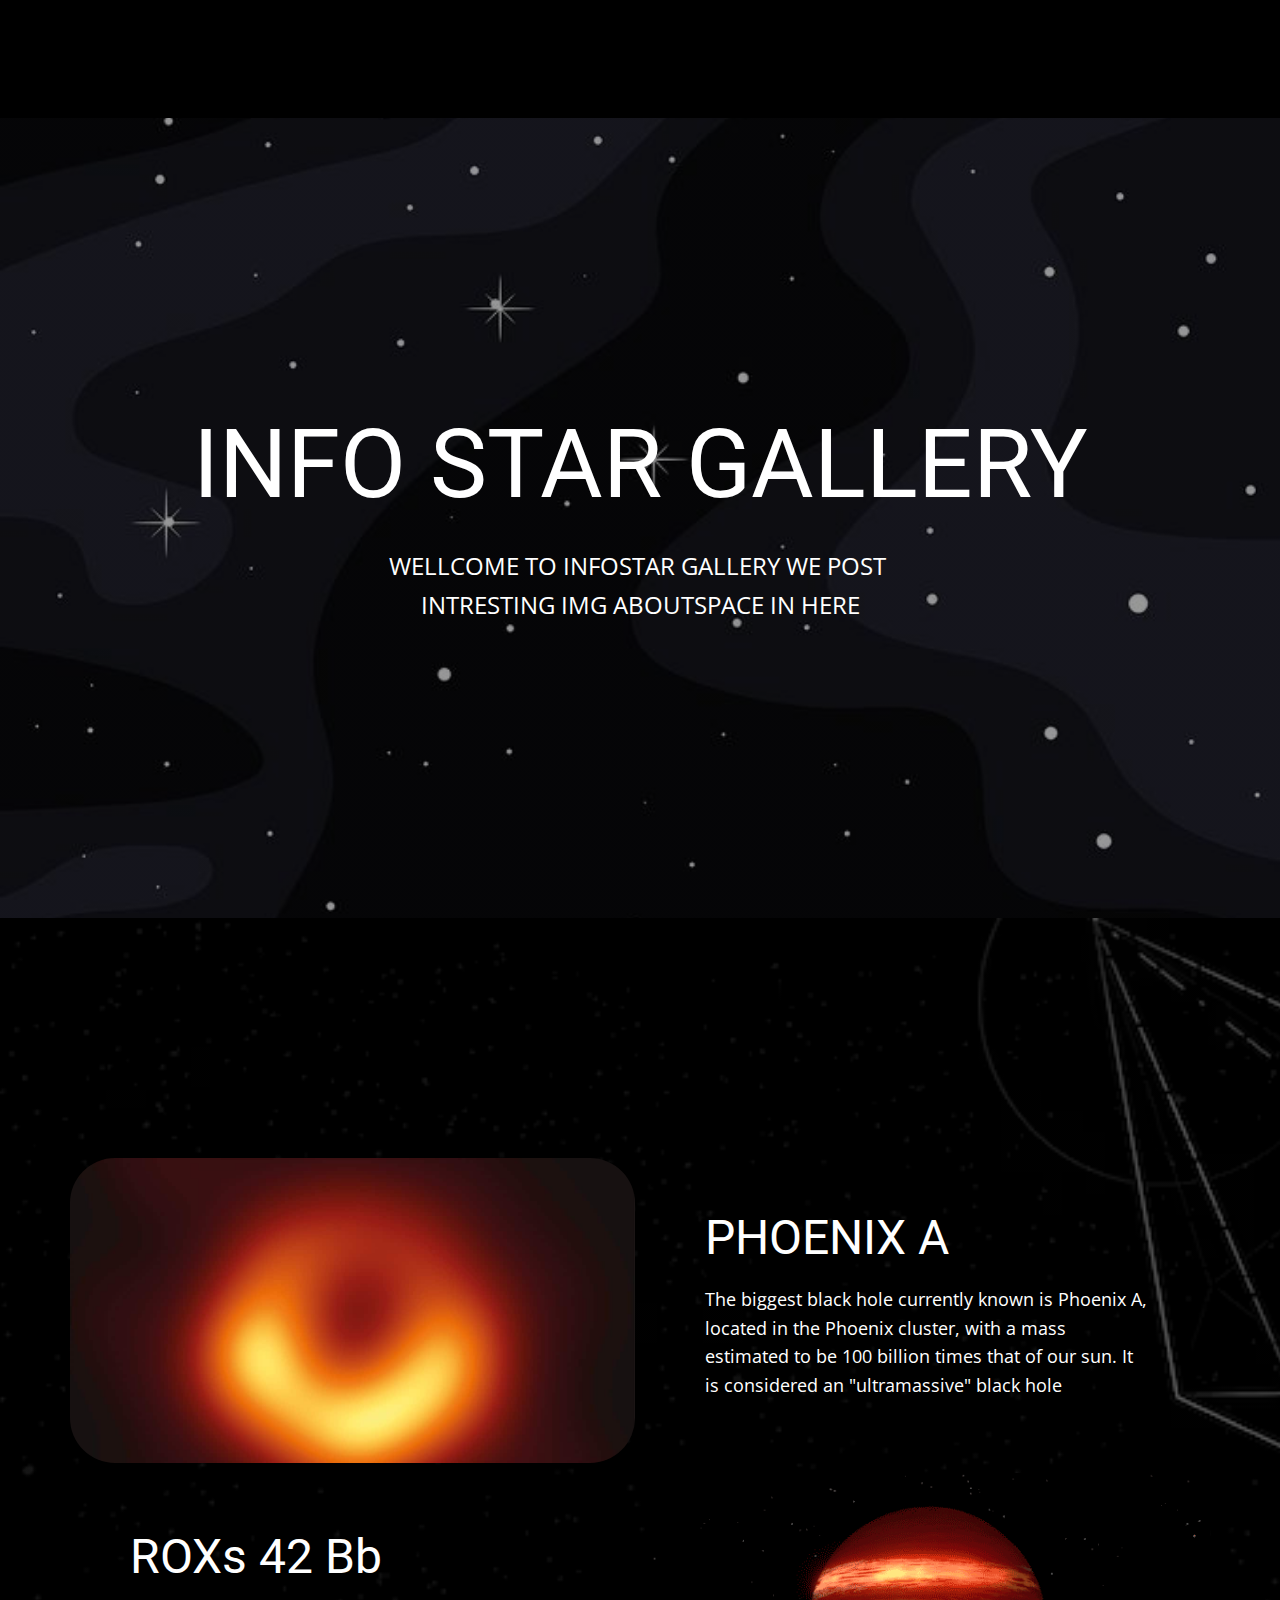
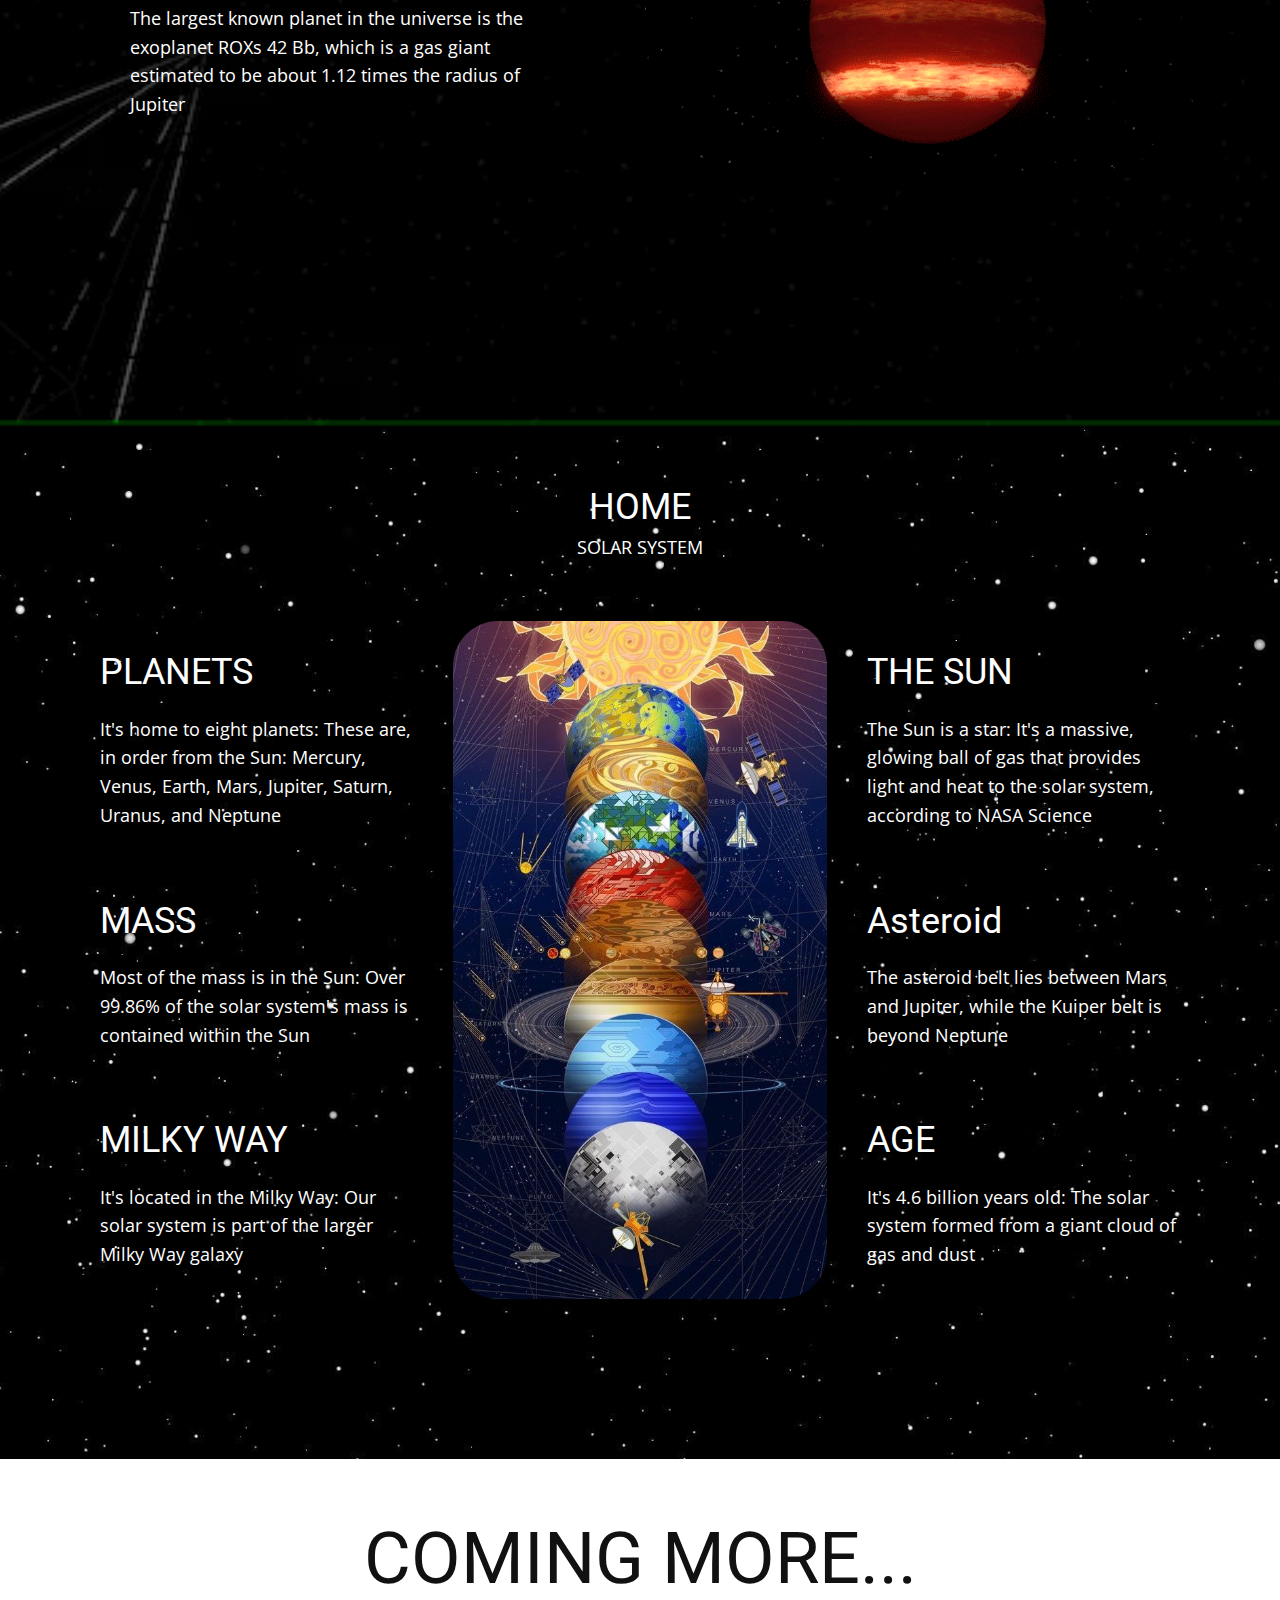
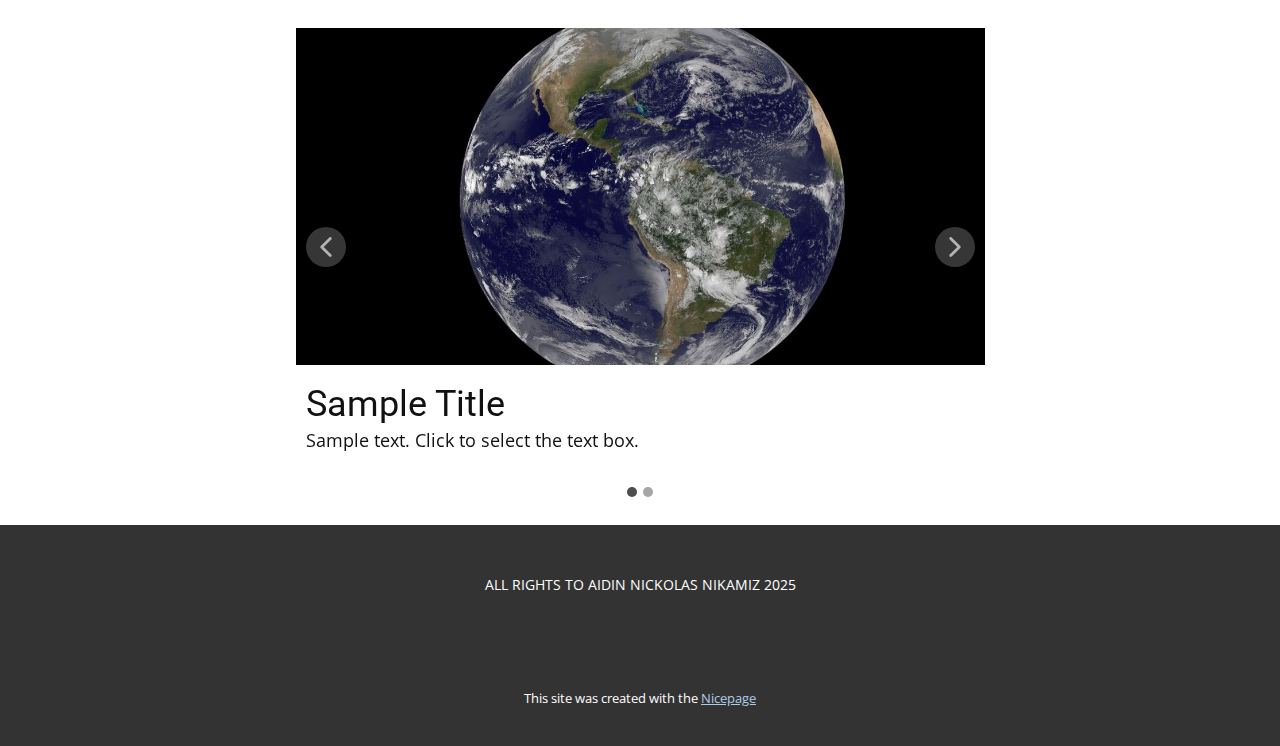
<file: GALLERY/GALLERY/index.html>
<!DOCTYPE html>
<html style="font-size: 16px;" lang="en"><head>
    <meta name="viewport" content="width=device-width, initial-scale=1.0">
    <meta charset="utf-8">
    <meta name="keywords" content="INFO STAR GALLERY, PHOENIX A, ​ROXs 42 Bb, HOME​, COMING MORE...">
    <meta name="description" content="">
    <title>Home</title>
    <link rel="stylesheet" href="nicepage.css" media="screen">
<link rel="stylesheet" href="index.css" media="screen">
    <script class="u-script" type="text/javascript" src="jquery.js" defer=""></script>
    <script class="u-script" type="text/javascript" src="nicepage.js" defer=""></script>
    <meta name="generator" content="Nicepage 7.10.10, nicepage.com">
    
    
    
    
    
    
    <link id="u-theme-google-font" rel="stylesheet" href="https://fonts.googleapis.com/css?family=Roboto:100,100i,200,200i,300,300i,400,400i,500,500i,600,600i,700,700i,800,800i,900,900i|Open+Sans:300,300i,400,400i,500,500i,600,600i,700,700i,800,800i">
    <script type="application/ld+json">{
		"@context": "http://schema.org",
		"@type": "Organization",
		"name": ""
}</script>
    <meta name="theme-color" content="#478ac9">
    <meta property="og:title" content="Home">
    <meta property="og:type" content="website">
  <meta data-intl-tel-input-cdn-path="intlTelInput/"></head>
  <body data-home-page="Home.html" data-home-page-title="Home" data-path-to-root="./" data-include-products="false" class="u-body u-xl-mode" data-lang="en"><header class="u-black u-clearfix u-header u-header" id="header"><div class="u-clearfix u-sheet u-valign-middle-lg u-valign-middle-md u-valign-middle-sm u-valign-middle-xs u-sheet-1">
       
      </div></header>
    <section class="u-align-center u-clearfix u-container-align-center u-image u-shading u-section-1" id="block-3" data-image-width="735" data-image-height="490">
      <div class="u-clearfix u-sheet u-valign-middle u-sheet-1">
        <h1 class="u-align-center u-text u-text-default u-title u-text-1">INFO STAR GALLERY</h1>
        <p class="u-align-center u-large-text u-text u-text-variant u-text-2">WELLCOME TO INFOSTAR GALLERY WE POST&nbsp;<br>INTRESTING IMG ABOUTSPACE IN HERE
        </p>
      </div>
    </section>
    <section class="u-clearfix u-image u-shading u-section-2" id="block-2" data-image-width="626" data-image-height="417">
      <div class="u-clearfix u-sheet u-valign-middle-lg u-valign-middle-md u-valign-middle-sm u-valign-middle-xs u-sheet-1">
        <div class="data-layout-selected u-clearfix u-expanded-width u-gutter-10 u-layout-wrap u-layout-wrap-1">
          <div class="u-layout">
            <div class="u-layout-col">
              <div class="u-size-30">
                <div class="u-layout-row">
                  <div class="u-container-style u-image u-image-round u-layout-cell u-left-cell u-radius u-size-30 u-image-1" src="" data-image-width="1200" data-image-height="849">
                    <div class="u-container-layout u-valign-middle u-container-layout-1"></div>
                  </div>
                  <div class="u-align-left u-container-align-left u-container-style u-layout-cell u-right-cell u-size-30 u-layout-cell-2">
                    <div class="u-container-layout u-container-layout-2">
                      <h2 class="u-text u-text-1">PHOENIX A</h2>
                      <p class="u-text u-text-2"> The biggest black hole currently known is Phoenix A, located in the Phoenix cluster, with a mass estimated to be 100 billion times that of our sun. It is considered an "ultramassive" black hole</p>
                    </div>
                  </div>
                </div>
              </div>
              <div class="u-size-30">
                <div class="u-layout-row">
                  <div class="u-align-left u-container-align-left u-container-style u-layout-cell u-left-cell u-size-30 u-layout-cell-3">
                    <div class="u-container-layout u-container-layout-3">
                      <h2 class="u-text u-text-3"> ROXs 42 Bb</h2>
                      <p class="u-text u-text-4"> The largest known planet in the universe is the exoplanet ROXs 42 Bb, which is a gas giant estimated to be about 1.12 times the radius of Jupiter</p>
                    </div>
                  </div>
                  <div class="u-container-style u-image u-image-round u-layout-cell u-radius u-right-cell u-size-30 u-image-2" src="" data-image-width="600" data-image-height="338">
                    <div class="u-container-layout u-valign-middle u-container-layout-4"></div>
                  </div>
                </div>
              </div>
            </div>
          </div>
        </div>
      </div>
    </section>
    <section class="u-align-center-lg u-align-center-md u-align-center-xl u-align-left-sm u-align-left-xs u-clearfix u-image u-section-3" id="block-4" data-image-width="1920" data-image-height="1080">
      <div class="u-clearfix u-sheet u-valign-middle-lg u-valign-middle-md u-valign-middle-sm u-valign-middle-xs u-sheet-1">
        <h2 class="u-text u-text-body-alt-color u-text-default u-text-1">HOME </h2>
        <p class="u-text u-text-body-alt-color u-text-2">SOLAR SYSTEM<br>
        </p>
        <div class="data-layout-selected u-clearfix u-expanded-width u-gutter-10 u-layout-wrap u-layout-wrap-1">
          <div class="u-gutter-0 u-layout">
            <div class="u-layout-row">
              <div class="u-size-20 u-size-30-md">
                <div class="u-layout-col">
                  <div class="u-align-left u-container-align-left u-container-style u-layout-cell u-left-cell u-size-20 u-layout-cell-1">
                    <div class="u-container-layout u-valign-top u-container-layout-1">
                      <h3 class="u-text u-text-body-alt-color u-text-default u-text-3">PLANETS</h3>
                      <p class="u-text u-text-body-alt-color u-text-4"> It's home to eight planets: These are, in order from the Sun: Mercury, Venus, Earth, Mars, Jupiter, Saturn, Uranus, and Neptune</p>
                    </div>
                  </div>
                  <div class="u-align-left u-container-align-left u-container-style u-layout-cell u-left-cell u-size-20 u-layout-cell-2">
                    <div class="u-container-layout u-valign-top u-container-layout-2">
                      <h3 class="u-text u-text-body-alt-color u-text-default u-text-5">MASS<br>
                      </h3>
                      <p class="u-text u-text-body-alt-color u-text-6"> Most of the mass is in the Sun: Over 99.86% of the solar system's mass is contained within the Sun</p>
                    </div>
                  </div>
                  <div class="u-align-left u-container-align-left u-container-style u-layout-cell u-left-cell u-size-20 u-layout-cell-3">
                    <div class="u-container-layout u-valign-top u-container-layout-3">
                      <h3 class="u-text u-text-default u-text-white u-text-7">MILKY WAY</h3>
                      <p class="u-text u-text-white u-text-8"> It's located in the Milky Way: Our solar system is part of the larger Milky Way galaxy</p>
                    </div>
                  </div>
                </div>
              </div>
              <div class="u-size-20 u-size-30-md">
                <div class="u-layout-row">
                  <div class="u-align-left u-container-align-left u-container-style u-image u-image-round u-layout-cell u-radius u-size-60 u-image-1" src="" data-image-width="563" data-image-height="1000">
                    <div class="u-container-layout u-valign-top u-container-layout-4" src=""></div>
                  </div>
                </div>
              </div>
              <div class="u-size-20 u-size-60-md">
                <div class="u-layout-col">
                  <div class="u-align-left u-container-align-left u-container-style u-layout-cell u-right-cell u-size-20 u-layout-cell-5">
                    <div class="u-container-layout u-valign-top u-container-layout-5">
                      <h3 class="u-text u-text-body-alt-color u-text-default u-text-9">THE SUN</h3>
                      <p class="u-text u-text-body-alt-color u-text-10"> The Sun is a star: It's a massive, glowing ball of gas that provides light and heat to the solar system, according to NASA Science</p>
                    </div>
                  </div>
                  <div class="u-align-left u-container-align-left u-container-style u-layout-cell u-right-cell u-size-20 u-layout-cell-6">
                    <div class="u-container-layout u-valign-top u-container-layout-6">
                      <h3 class="u-text u-text-body-alt-color u-text-default u-text-11"> Asteroid&nbsp;</h3>
                      <p class="u-text u-text-body-alt-color u-text-12"> The asteroid belt lies between Mars and Jupiter, while the Kuiper belt is beyond Neptune</p>
                    </div>
                  </div>
                  <div class="u-align-left u-container-align-left u-container-style u-layout-cell u-right-cell u-size-20 u-layout-cell-7">
                    <div class="u-container-layout u-valign-top u-container-layout-7">
                      <h3 class="u-text u-text-body-alt-color u-text-default u-text-13">AGE</h3>
                      <p class="u-text u-text-body-alt-color u-text-14"> It's 4.6 billion years old: The solar system formed from a giant cloud of gas and dust</p>
                    </div>
                  </div>
                </div>
              </div>
            </div>
          </div>
        </div>
      </div>
    </section>
    <section class="u-align-center u-clearfix u-container-align-center u-section-4" id="block-5">
      <div class="u-clearfix u-sheet u-valign-middle u-sheet-1">
        <h1 class="u-align-center u-text u-text-default u-text-1">COMING MORE...</h1>
        <div class="u-carousel u-expanded-width-xs u-gallery u-layout-carousel u-lightbox u-no-transition u-show-text-on-hover u-gallery-1" data-interval="5000" data-u-ride="carousel" id="carousel-5f6a">
          <ol class="u-absolute-hcenter u-carousel-indicators u-carousel-indicators-1">
            <li data-u-target="#carousel-5f6a" data-u-slide-to="0" class="u-active u-grey-70 u-shape-circle" style="width: 10px; height: 10px;"></li>
            <li data-u-target="#carousel-5f6a" data-u-slide-to="1" class="u-grey-70 u-shape-circle" style="width: 10px; height: 10px;"></li>
          </ol>
          <div class="u-carousel-inner u-gallery-inner u-gallery-inner-1" role="listbox">
            <div class="u-active u-carousel-item u-gallery-item">
              <div class="u-back-slide" data-image-width="1200" data-image-height="675">
                <img class="u-back-image u-expanded" src="images/FaWKMJQnr2PFcYCmEyfiTm-1200-80.jpg">
              </div>
              <div class="u-align-left u-over-slide u-valign-bottom u-over-slide-1">
                <h3 class="u-gallery-heading" style="margin-left: 0px; margin-right: auto;">Sample Title</h3>
                <p class="u-gallery-text" style="margin-left: 0px; margin-right: auto;">Sample text. Click to select the text box.</p>
              </div>
            </div>
            <div class="u-carousel-item u-gallery-item">
              <div class="u-back-slide">
                <img class="u-back-image u-expanded" src="images/90fc53c9.svg">
              </div>
              <div class="u-align-left u-over-slide u-valign-bottom u-over-slide-2">
                <h3 class="u-gallery-heading" style="margin-left: 0px; margin-right: auto;">Sample Title</h3>
                <p class="u-gallery-text" style="margin-left: 0px; margin-right: auto;">Sample Text</p>
              </div>
            </div>
          </div>
          <a class="u-absolute-vcenter u-carousel-control u-carousel-control-prev u-grey-70 u-icon-circle u-opacity u-opacity-70 u-spacing-10 u-text-white u-carousel-control-1" href="#carousel-5f6a" role="button" data-u-slide="prev"><span aria-hidden="true">
              <svg viewBox="0 0 451.847 451.847"><path d="M97.141,225.92c0-8.095,3.091-16.192,9.259-22.366L300.689,9.27c12.359-12.359,32.397-12.359,44.751,0
c12.354,12.354,12.354,32.388,0,44.748L173.525,225.92l171.903,171.909c12.354,12.354,12.354,32.391,0,44.744
c-12.354,12.365-32.386,12.365-44.745,0l-194.29-194.281C100.226,242.115,97.141,234.018,97.141,225.92z"></path></svg></span><span class="sr-only">
              <svg viewBox="0 0 451.847 451.847"><path d="M97.141,225.92c0-8.095,3.091-16.192,9.259-22.366L300.689,9.27c12.359-12.359,32.397-12.359,44.751,0
c12.354,12.354,12.354,32.388,0,44.748L173.525,225.92l171.903,171.909c12.354,12.354,12.354,32.391,0,44.744
c-12.354,12.365-32.386,12.365-44.745,0l-194.29-194.281C100.226,242.115,97.141,234.018,97.141,225.92z"></path></svg></span>
          </a>
          <a class="u-absolute-vcenter u-carousel-control u-carousel-control-next u-grey-70 u-icon-circle u-opacity u-opacity-70 u-spacing-10 u-text-white u-carousel-control-2" href="#carousel-5f6a" role="button" data-u-slide="next"><span aria-hidden="true">
              <svg viewBox="0 0 451.846 451.847"><path d="M345.441,248.292L151.154,442.573c-12.359,12.365-32.397,12.365-44.75,0c-12.354-12.354-12.354-32.391,0-44.744
L278.318,225.92L106.409,54.017c-12.354-12.359-12.354-32.394,0-44.748c12.354-12.359,32.391-12.359,44.75,0l194.287,194.284
c6.177,6.18,9.262,14.271,9.262,22.366C354.708,234.018,351.617,242.115,345.441,248.292z"></path></svg></span><span class="sr-only">
              <svg viewBox="0 0 451.846 451.847"><path d="M345.441,248.292L151.154,442.573c-12.359,12.365-32.397,12.365-44.75,0c-12.354-12.354-12.354-32.391,0-44.744
L278.318,225.92L106.409,54.017c-12.354-12.359-12.354-32.394,0-44.748c12.354-12.359,32.391-12.359,44.75,0l194.287,194.284
c6.177,6.18,9.262,14.271,9.262,22.366C354.708,234.018,351.617,242.115,345.441,248.292z"></path></svg></span>
          </a>
        </div>
      </div>
    </section>
    
    
    
    <footer class="u-align-center u-clearfix u-container-align-center u-footer u-grey-80 u-footer" id="footer"><div class="u-clearfix u-sheet u-sheet-1">
        <p class="u-small-text u-text u-text-variant u-text-1">ALL RIGHTS TO AIDIN NICKOLAS NIKAMIZ 2025</p>
      </div></footer>
    <section class="u-backlink u-clearfix u-grey-80">
      <p class="u-text"><span>This site was created with the </span>
        <a class="u-link" href="https://nicepage.com/" target="_blank" rel="nofollow"><span>Nicepage</span>
        </a>
      </p>
    </section>
  
</body></html>
</file>
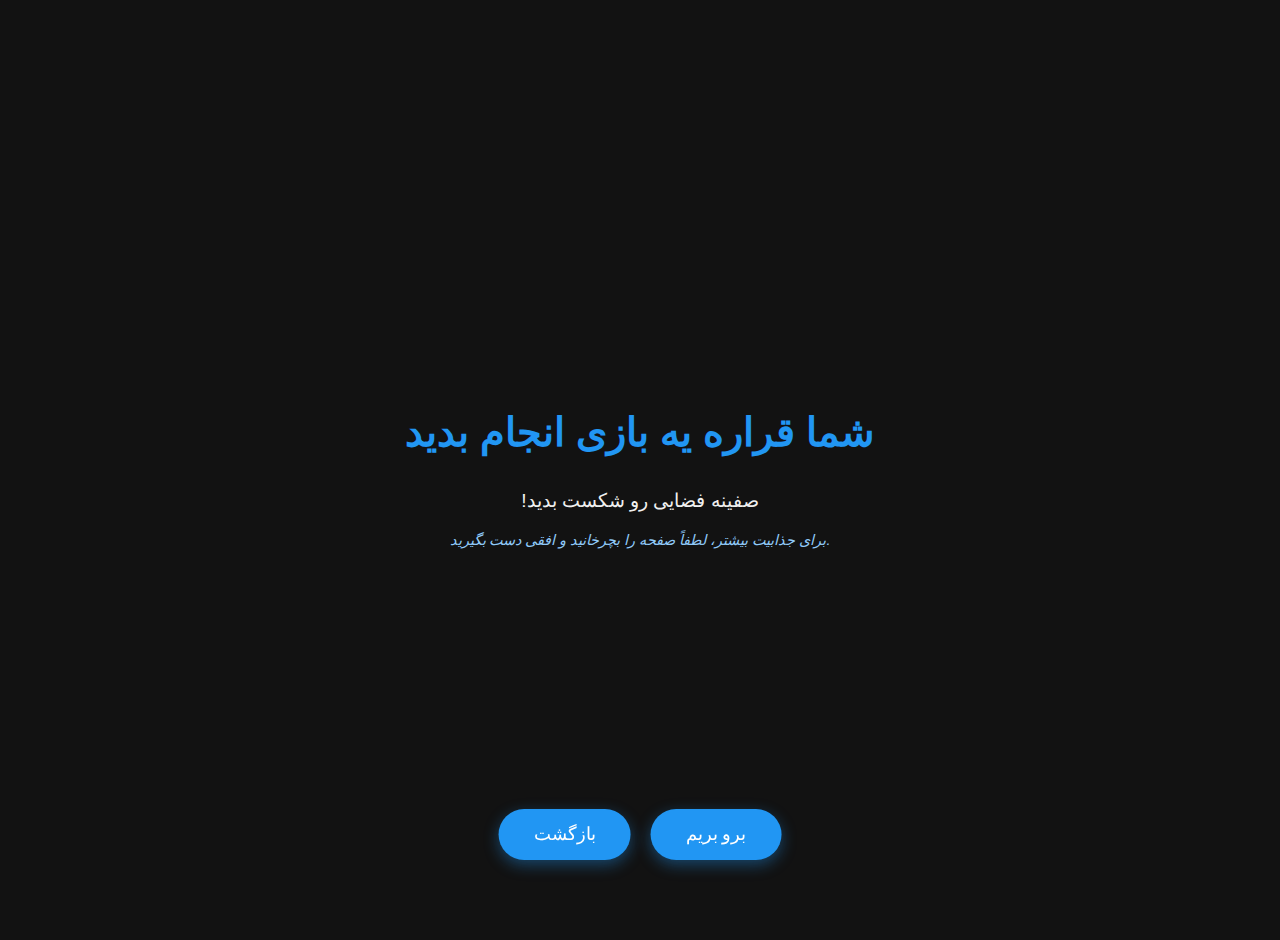
<file: GAMEINFO.html>
<!DOCTYPE html>
<html lang="fa">
<head>
  <meta charset="UTF-8" />
  <meta name="viewport" content="width=device-width, initial-scale=1" />
  <title>صفحه بازی فضایی</title>
  <style>
    body {
      margin: 0;
      padding: 0;
      font-family: 'Tahoma', sans-serif;
      background: #121212;
      color: #f0f0f0;
      display: flex;
      flex-direction: column;
      min-height: 100vh;
      justify-content: center;
      align-items: center;
      text-align: center;
      padding: 20px;
    }
    h1 {
      font-size: 2.5rem;
      margin-bottom: 15px;
      color: #2196f3; /* آبی */
    }
    p {
      font-size: 1.2rem;
      margin-bottom: 10px;
      max-width: 400px;
    }
    .rotate-msg {
      font-size: 0.9rem;
      margin-top: 10px;
      color: #90caf9;
      font-style: italic;
    }
    .buttons {
      position: fixed;
      bottom: 40px;
      left: 50%;
      transform: translateX(-50%);
      display: flex;
      gap: 20px;
    }
    .btn {
      background-color: #2196f3;
      color: white;
      padding: 15px 35px;
      border: none;
      border-radius: 30px;
      font-size: 1.1rem;
      cursor: pointer;
      box-shadow: 0 5px 15px rgba(33, 150, 243, 0.4);
      transition: background-color 0.3s ease, box-shadow 0.3s ease;
      user-select: none;
      text-decoration: none;
      display: flex;
      align-items: center;
      justify-content: center;
    }
    .btn:hover {
      background-color: #1976d2;
      box-shadow: 0 8px 20px rgba(25, 118, 210, 0.6);
    }
  </style>
</head>
<body>
  <h1>شما قراره یه بازی انجام بدید</h1>
 <p>!صفینه فضایی رو شکست بدید</p>
  <p class="rotate-msg">برای جذابیت بیشتر، لطفاً صفحه را بچرخانید و افقی دست بگیرید.</p>

  <div class="buttons">
   
    <a href="index.html" class="btn" target="_blank" rel="noopener noreferrer">بازگشت</a>
    <a href="https://aidinik.github.io/INFSTAR-GAME/" class="btn" target="_blank" rel="noopener noreferrer">برو بریم</a>
  </div>
</body>
</html>
</file>
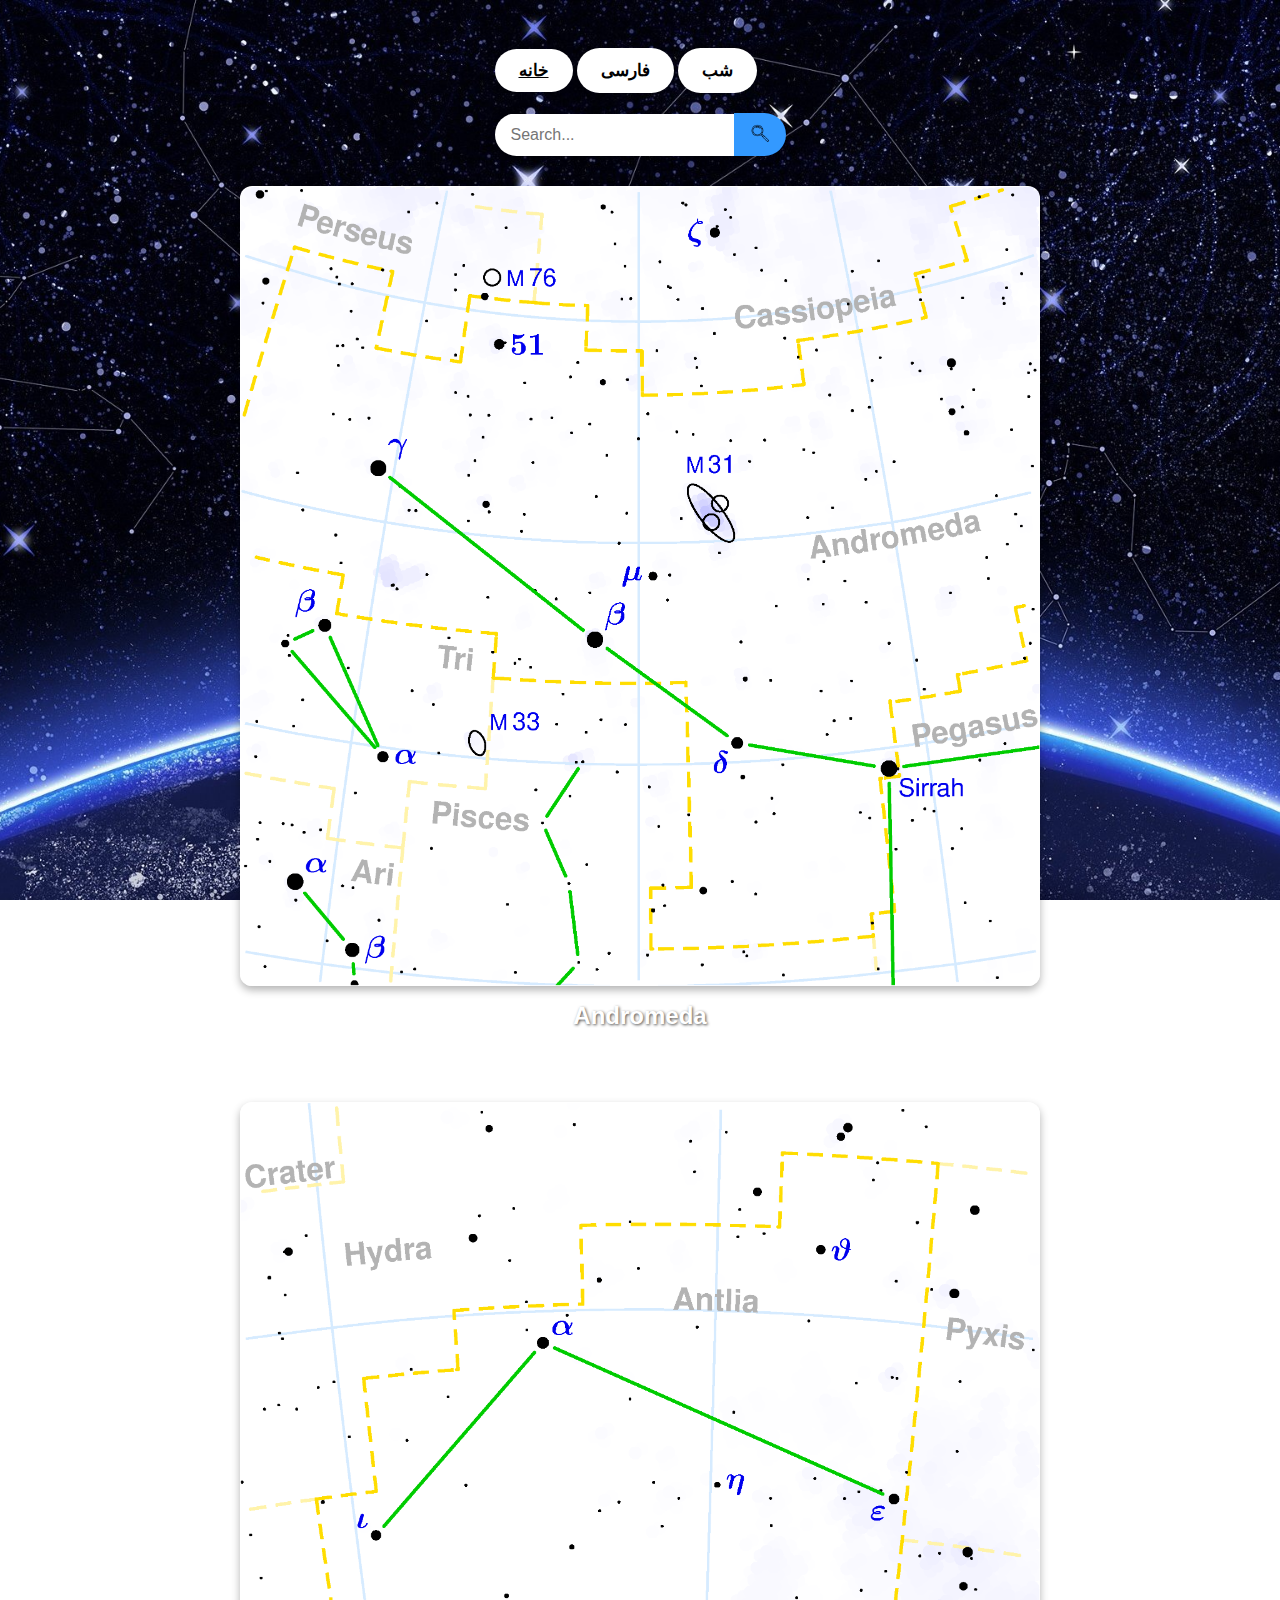
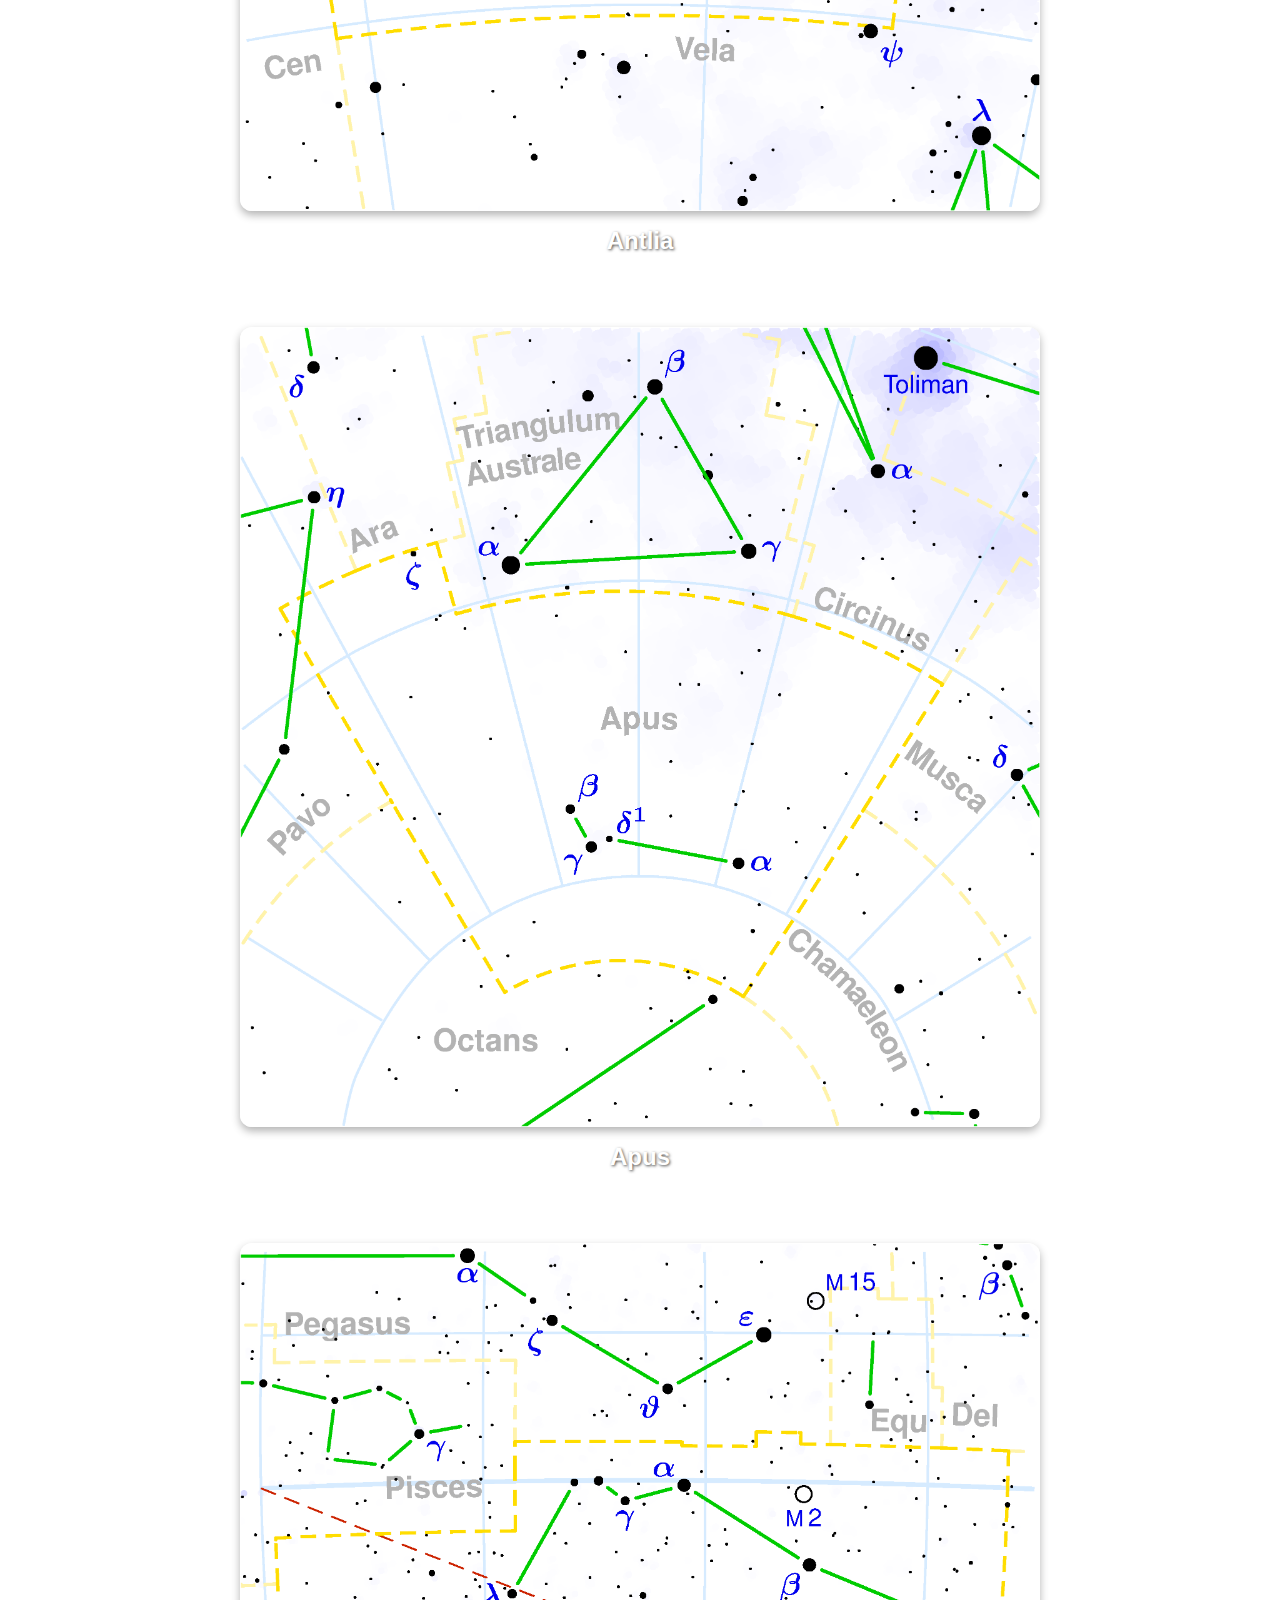
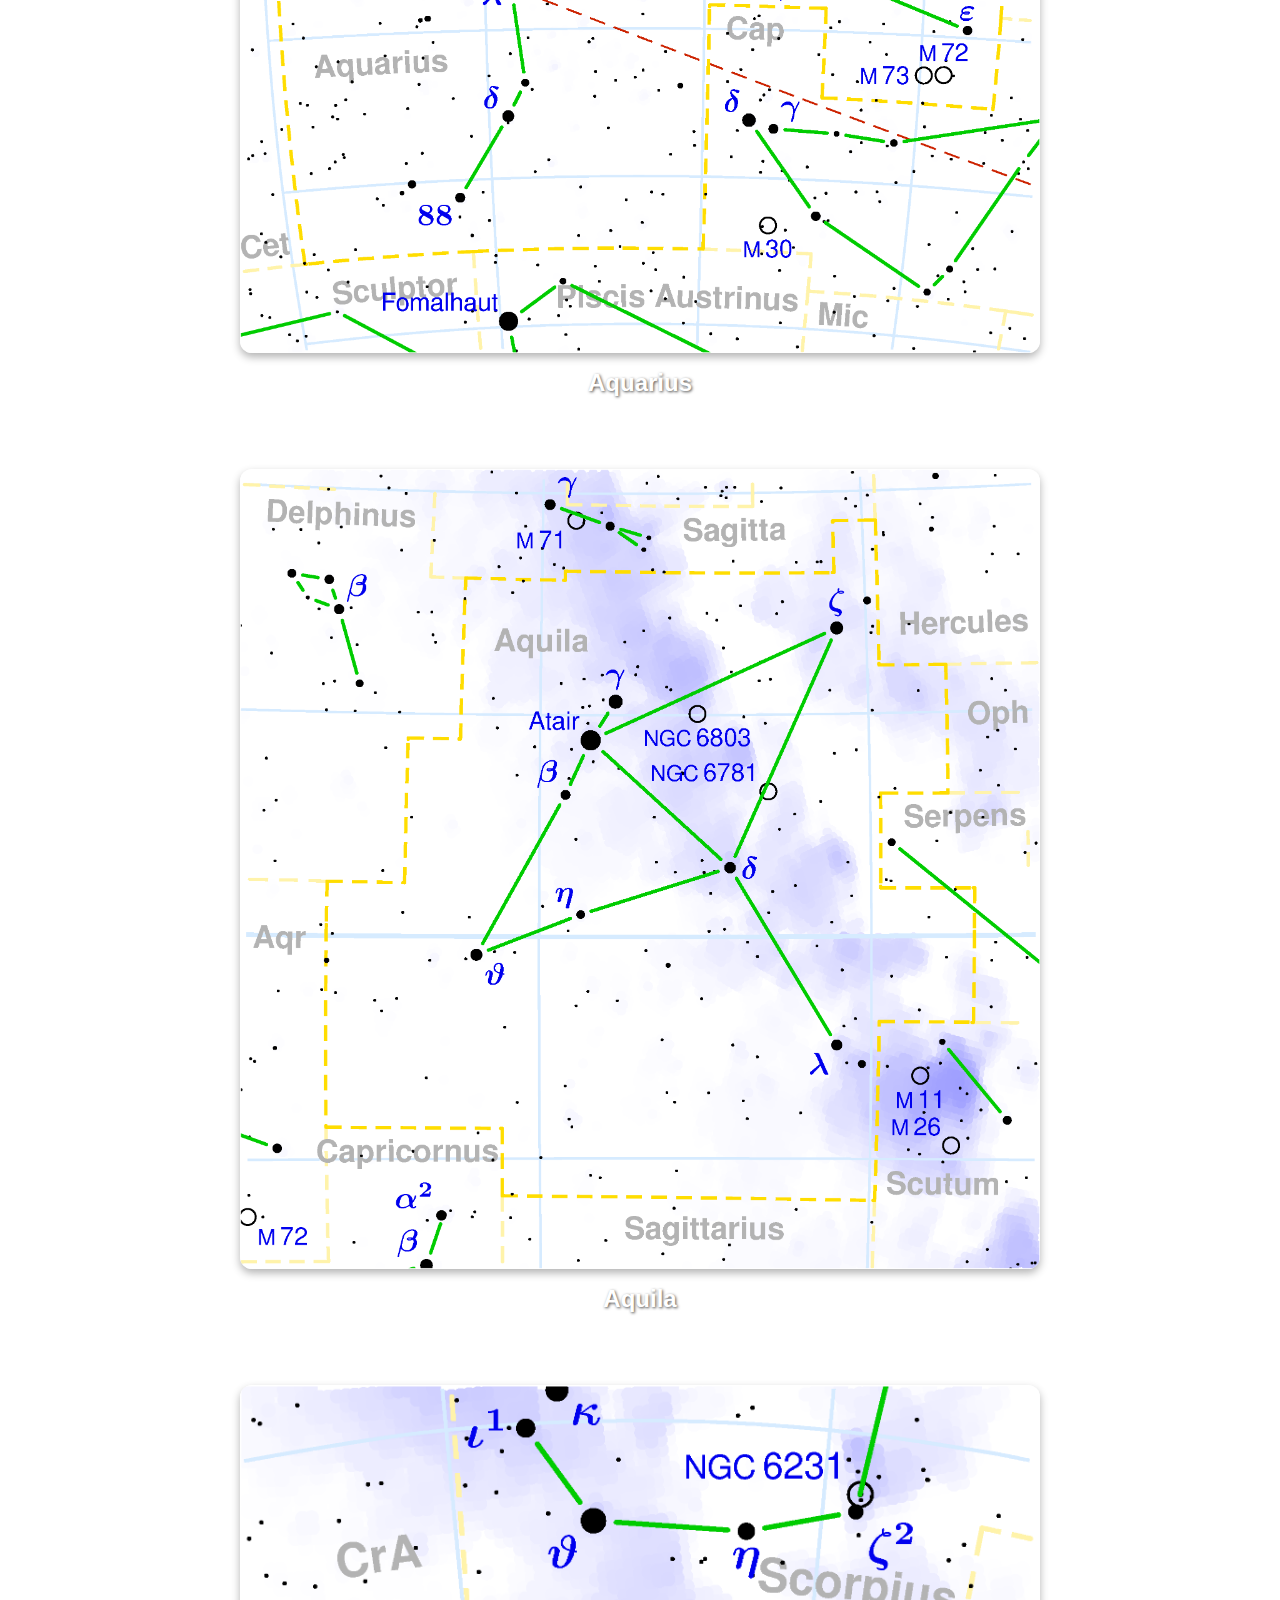
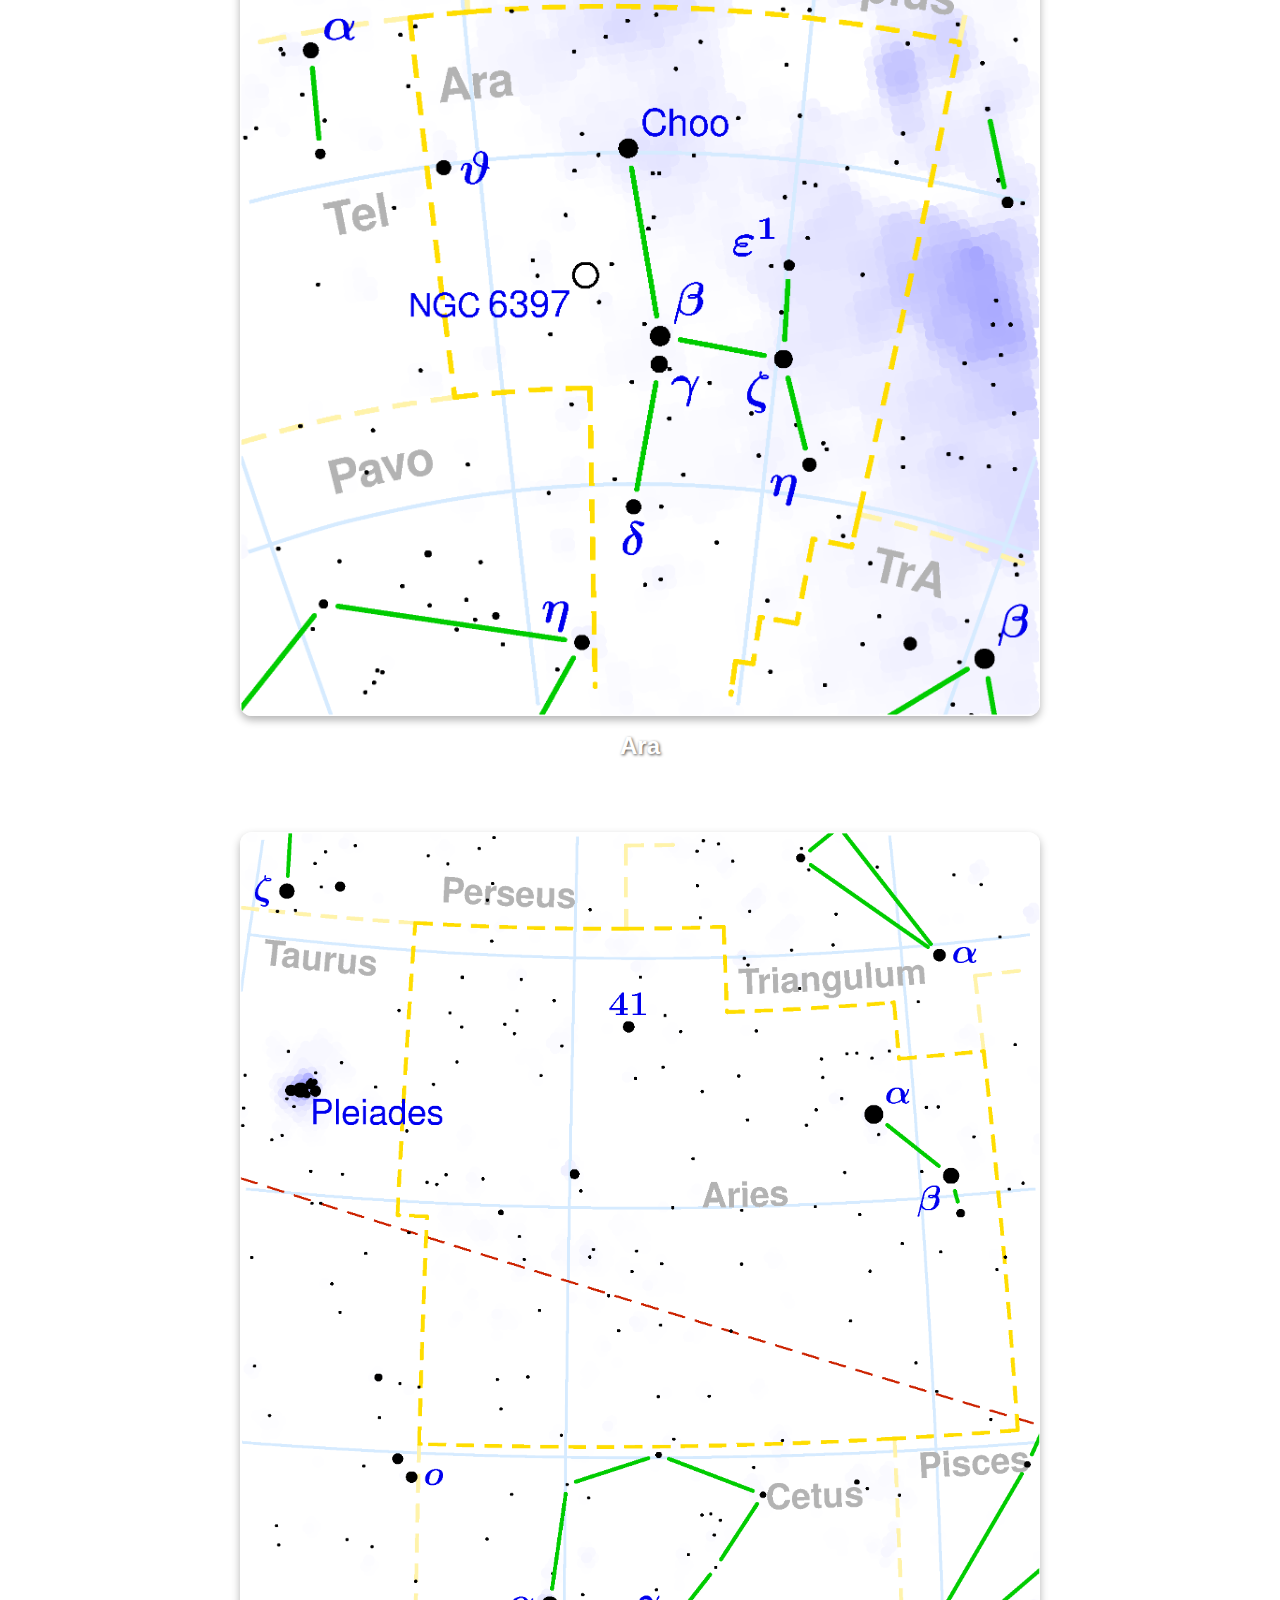
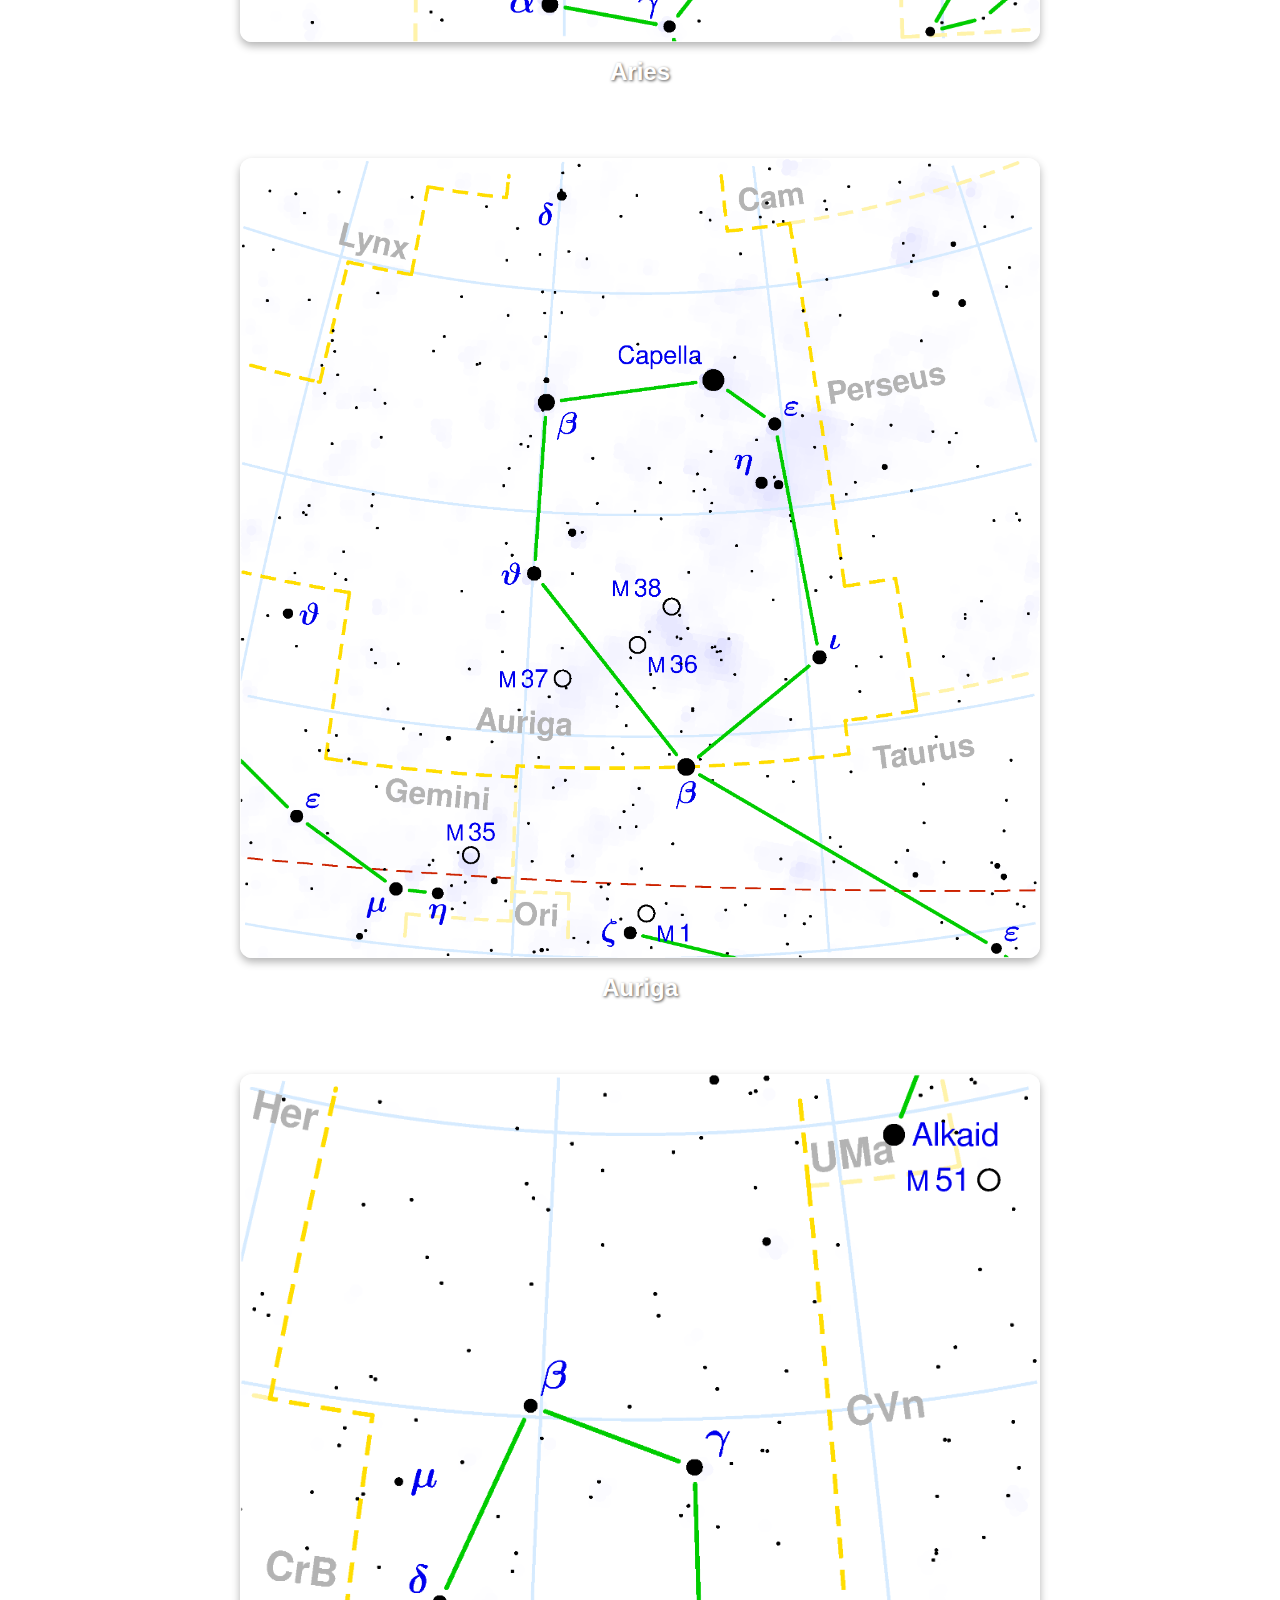
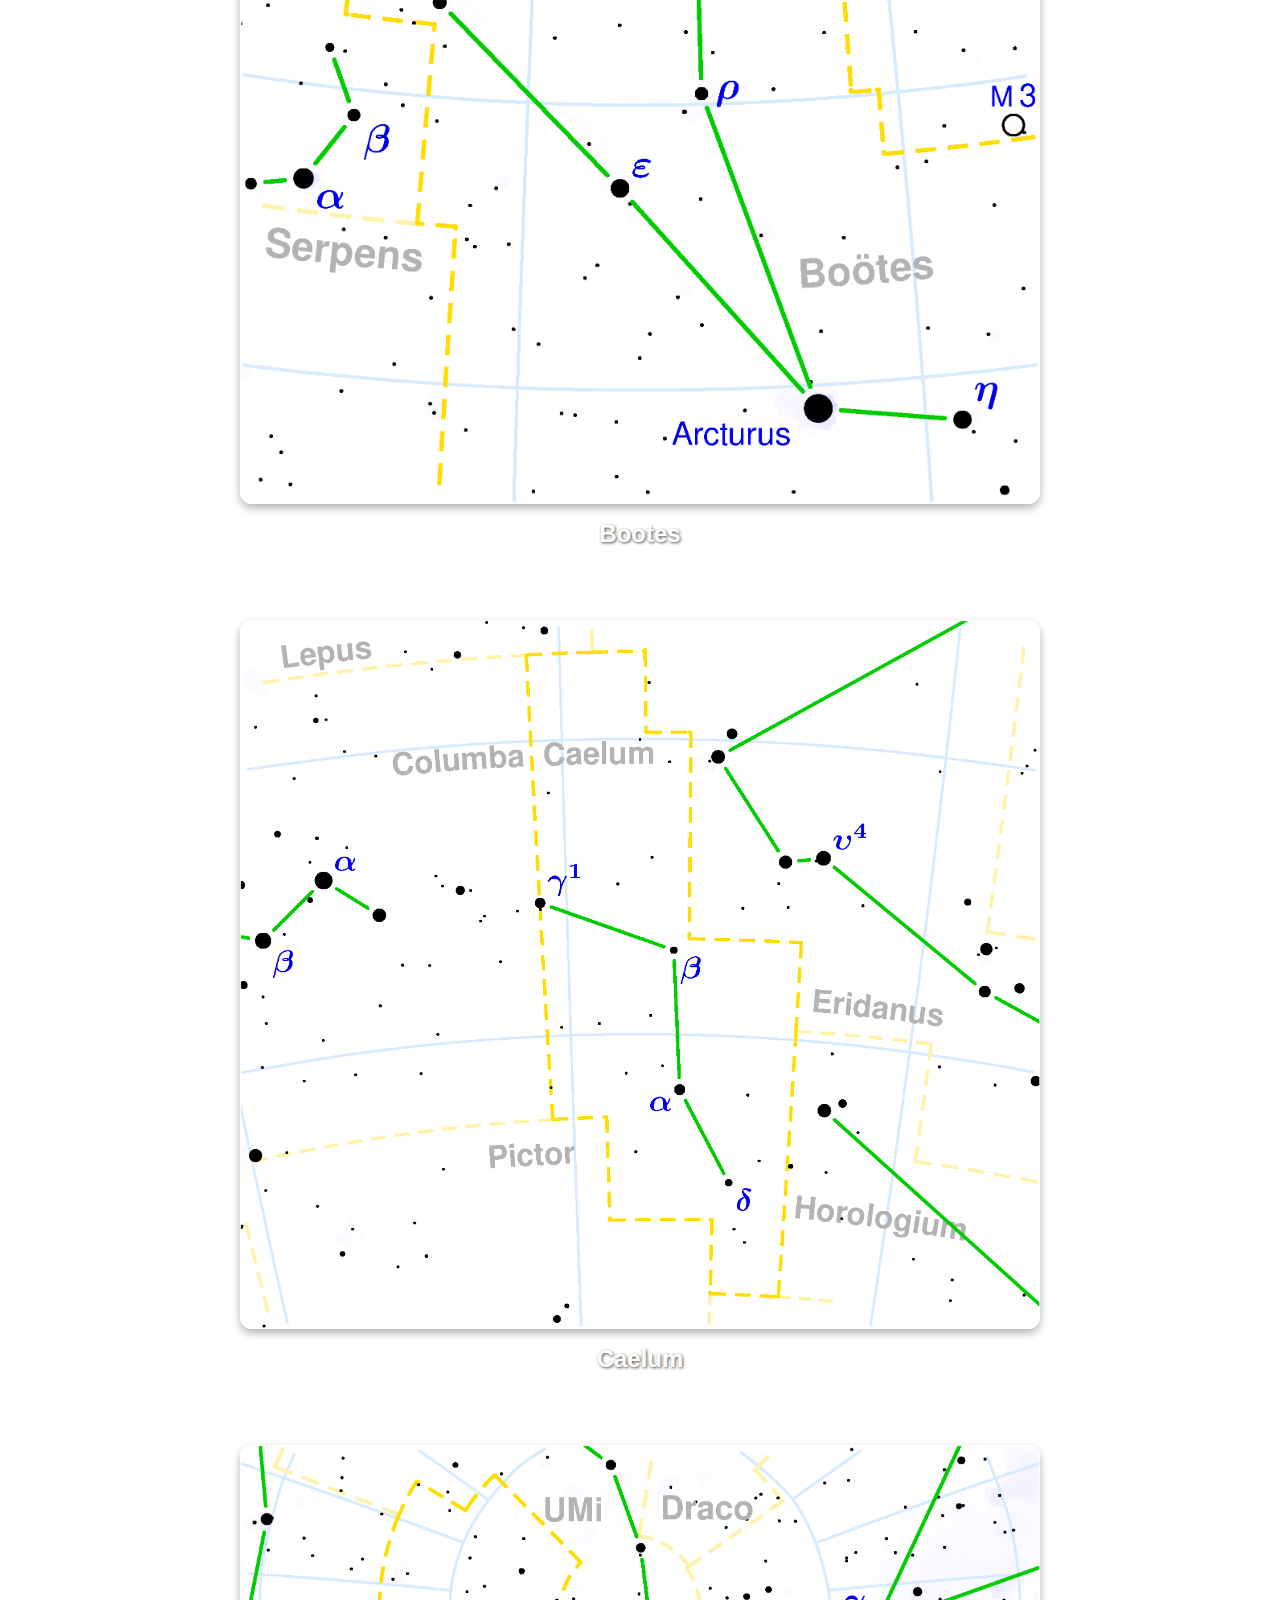
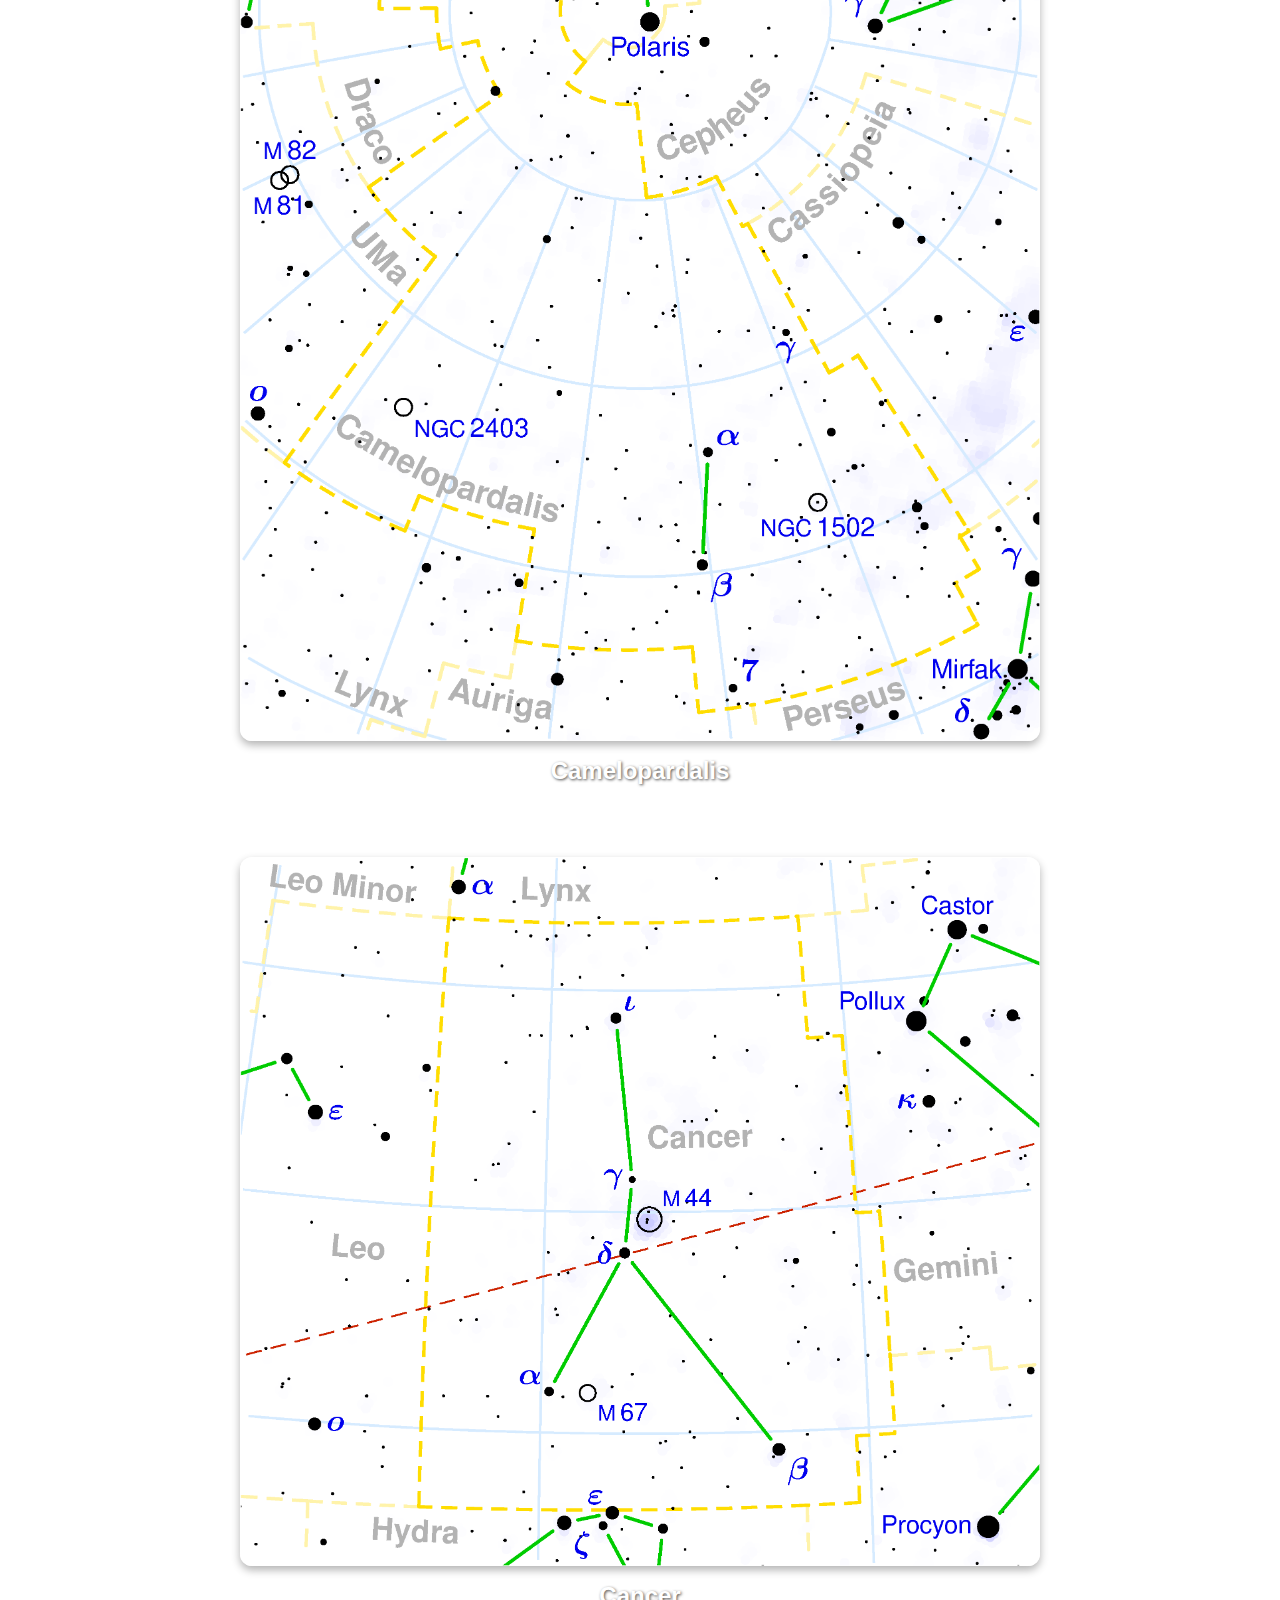
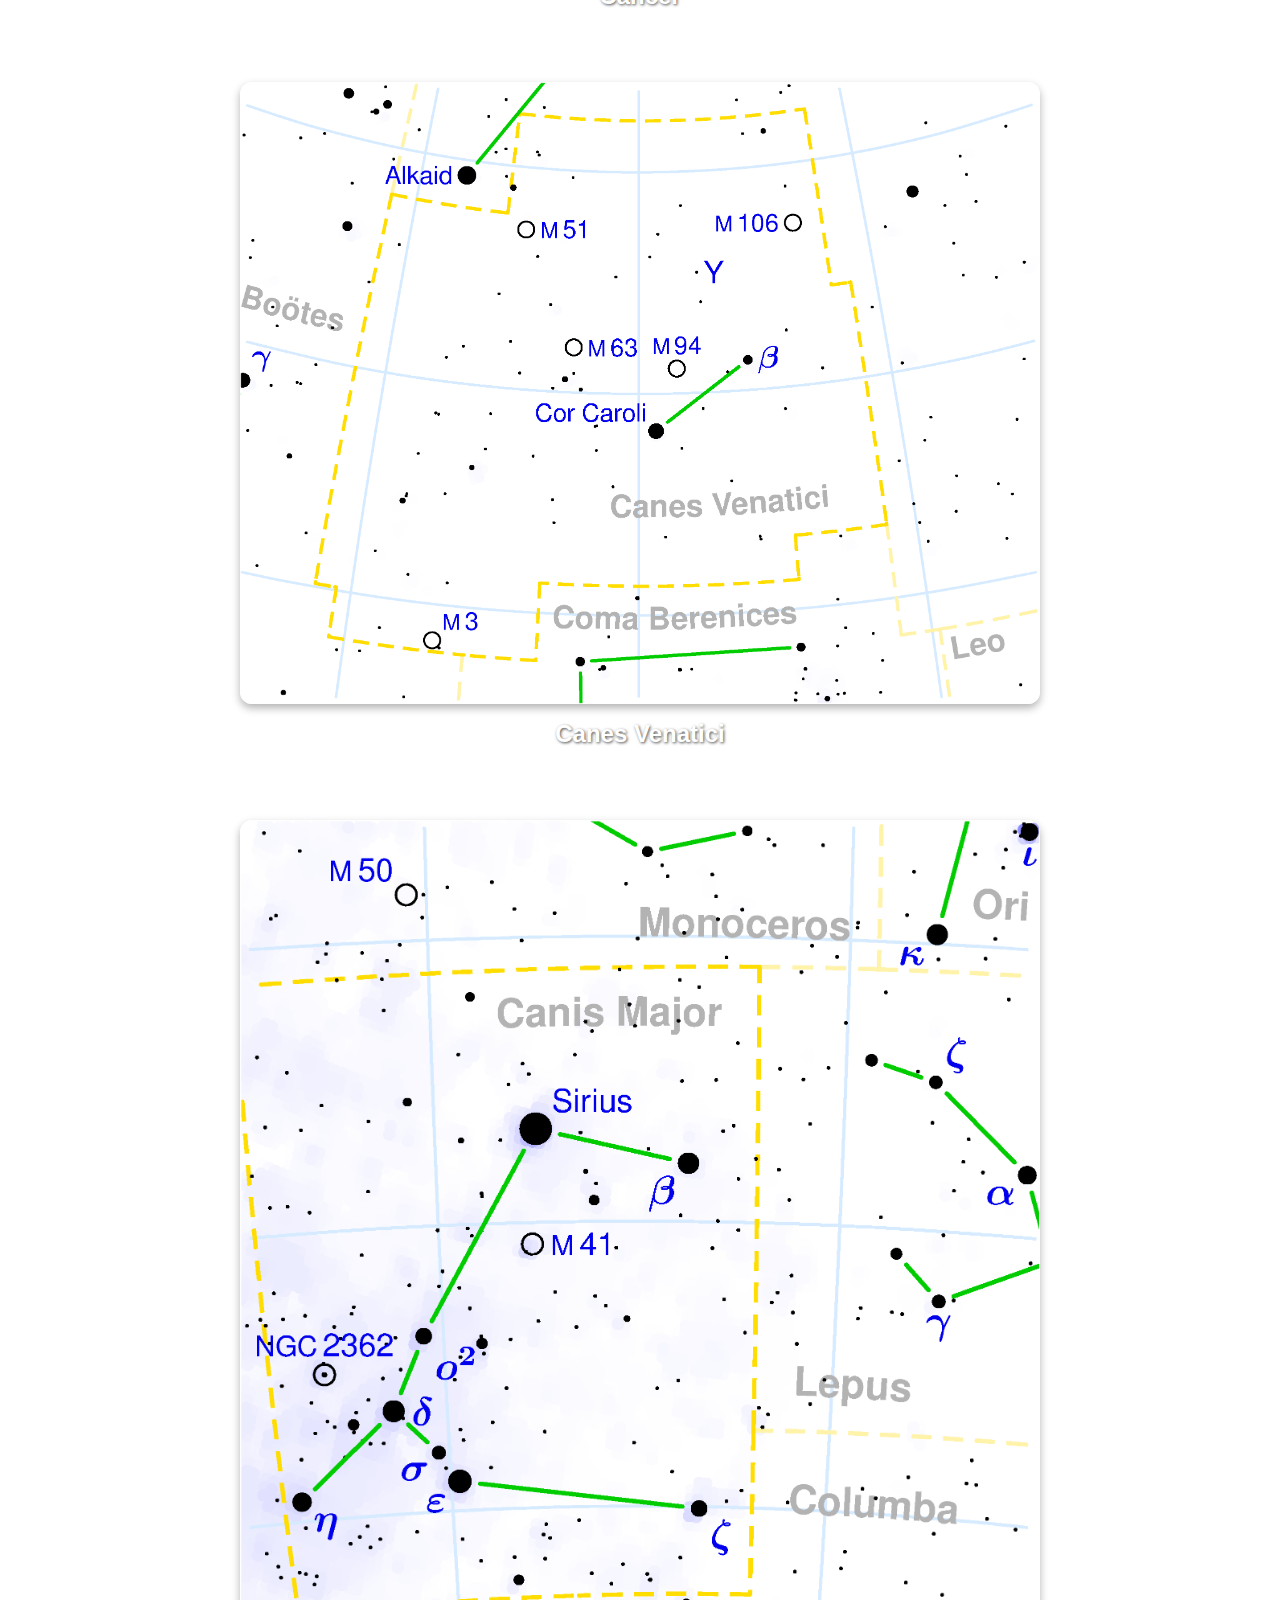
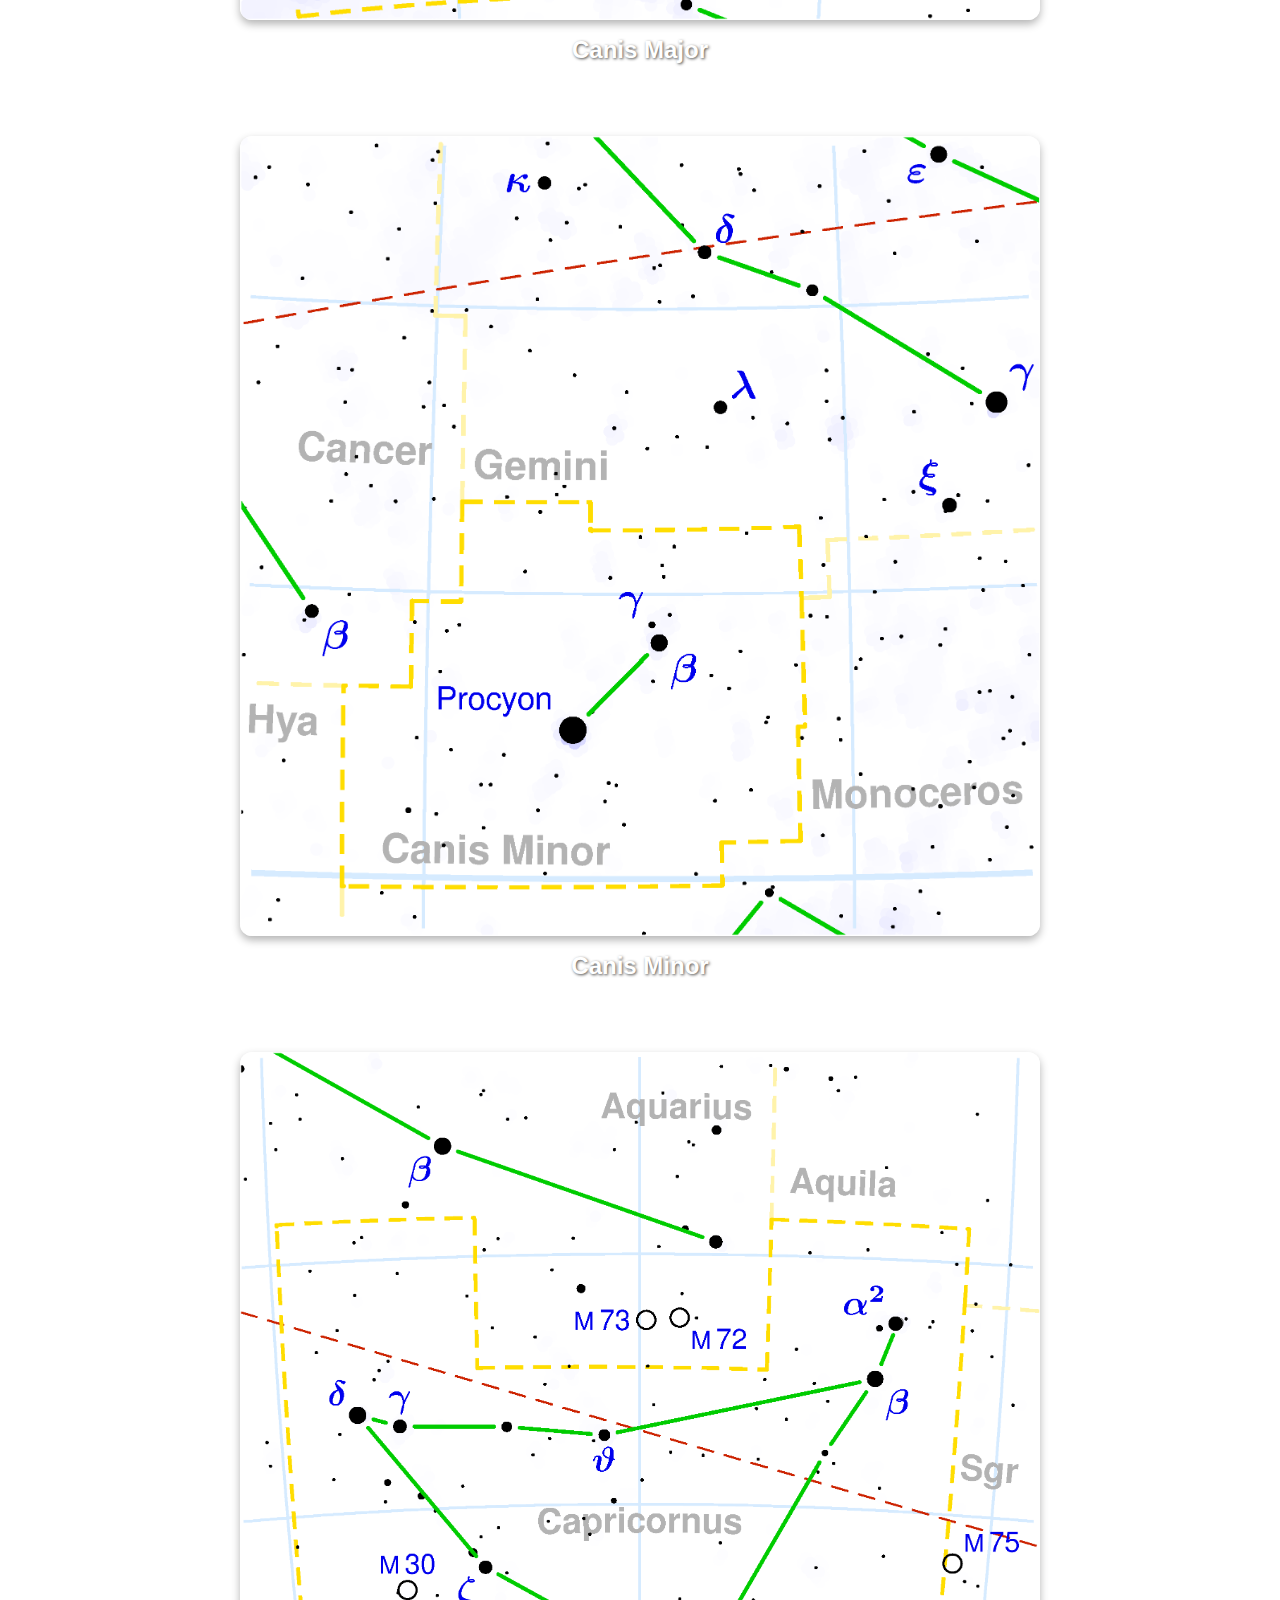
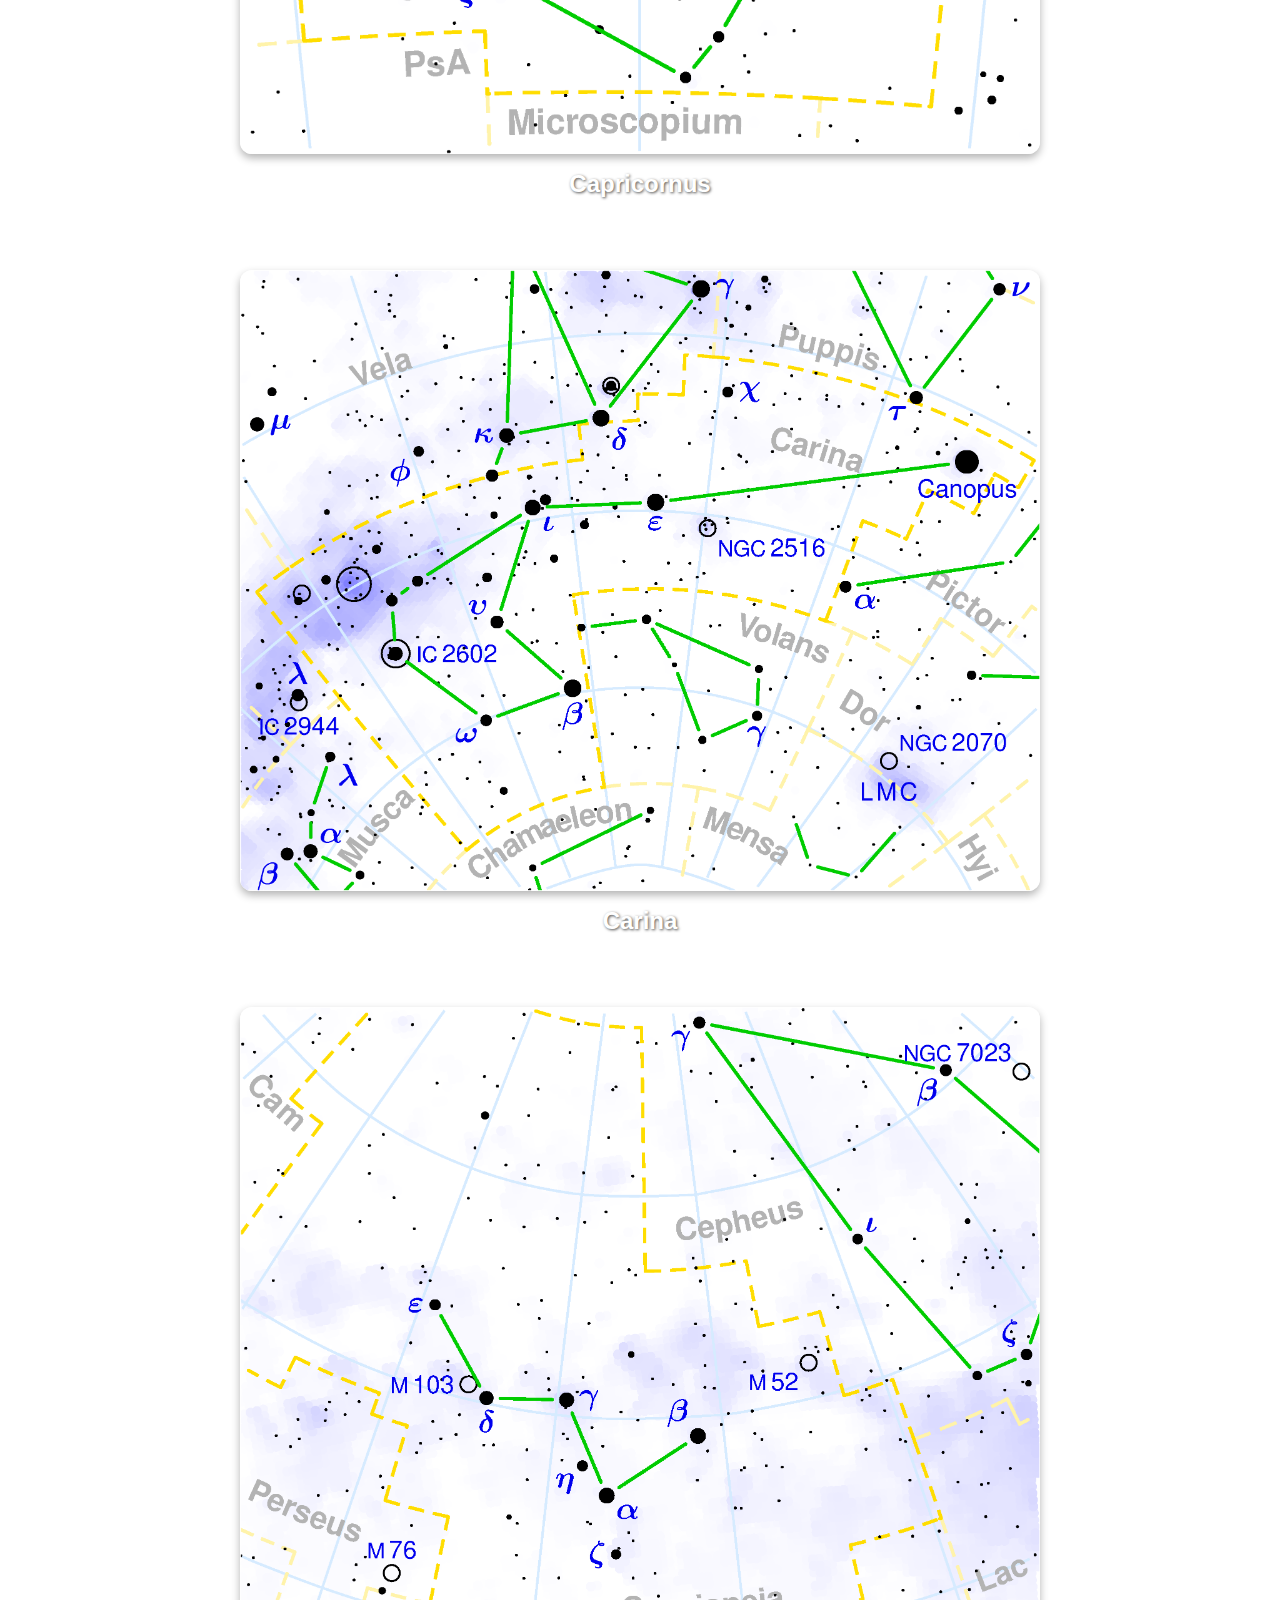
<file: index1.html>
<!DOCTYPE html>
<html lang="en">
<head>
  <meta charset="UTF-8" />
  <title>Constellation Image Buttons (45)</title>
  <link rel="stylesheet" href="styles.css" />
  <script src="script.js"></script>
  <script>
  document.addEventListener("DOMContentLoaded", function () {
    const input = document.querySelector(".search-bar input");
    const cards = document.querySelectorAll(".image-button-container");

    input.addEventListener("input", function () {
      const filter = input.value.toLowerCase();

      cards.forEach(card => {
        const text = card.querySelector(".image-text").textContent.toLowerCase();
        card.style.display = text.includes(filter) ? "block" : "none";
      });
    });
  });
</script>
<script>
  document.addEventListener("DOMContentLoaded", function () {
    const input = document.querySelector(".search-bar input");
    const cards = document.querySelectorAll(".image-button-container");
    const langToggle = document.getElementById("langToggle");

   const translations = {
   "Hydrus": "آبمار",
  "Ara": "آتشدان",
  "Auriga": "ارابه‌ران",
  "Draco": "اژدها",
  "Pegasus": "اسب بالدار",
  "Equuleus": "اسب کوچک",
  "Caelum": "اسکنه",
  "Chamaeleon": "آفتاب‌پرست",
  "Vela": "بادبان",
  "Capricornus": "بزغاله",
  "Perseus": "برساووش",
  "Aries": "بره",
  "Crater": "پیاله",
  "Sagitta": "پیکان",
  "Corona Australis": "تاج جنوبی",
  "Corona Borealis": "تاج شمالی",
  "Antlia": "تلمبه",
  "Canes Venatici": "تازی‌ها",
  "Libra": "ترازو",
  "Monoceros": "تک‌شاخ",
  "Telescopium": "تلسکوپ",
  "Tucana": "توکان",
  "Eridanus": "جوی",
  "Crux": "چلیپا",
  "Cancer": "خرچنگ",
  "Ursa Major": "خرس بزرگ",
  "Ursa Minor": "خرس کوچک",
  "Lepus": "خرگوش",
  "Grus": "درنا",
  "Delphinus": "دلفین",
  "Aquarius": "دلو",
  "Circinus": "دوپرگار",
  "Gemini": "دوپیکر",
  "Virgo": "دوشیزه",
  "Libra": "ترازو",
  "Vulpecula": "روباهک",
  "Hercules": "زانوزده",
  "Camelopardalis": "زرافه",
  "Andromeda": "زن برزنجیر",
  "Horologium": "ساعت",
  "Scutum": "سپر",
  "Sextans": "سکستان",
  "Canis Major": "سگ بزرگ",
  "Canis Minor": "سگ کوچک",
  "Sculptor": "سنگتراش",
  "Pictor": "سه‌پایه",
  "Triangulum": "سه‌سو",
  "Lynx": "سیاه‌گوش",
  "Phoenix": "سیمرغ",
  "Carina": "شاه‌تخته",
  "Orion": "شکارچی",
  "Lyra": "شلیاق",
  "Leo": "شیر",
  "Leo Minor": "شیر کوچک",
  "Pavo": "طاووس",
  "Aquila": "عقاب",
  "Pyxis": "قطب‌نما",
  "Centaurus": "قنطورس",
  "Cepheus": "قیفاووس",
  "Columba": "کبوتر",
  "Scorpius": "کژدم",
  "Sagittarius": "کمان",
  "Fornax": "کوره",
  "Musca": "مگس جنوبی",
  "Microscopium": "میکروسکوپ",
  "Cetus": "نهنگ",
  "Octans": "هشتک",
  "Indus": "هندی"
};


    let isFarsi = false;

    langToggle.addEventListener("click", () => {
      isFarsi = !isFarsi;
      langToggle.textContent = isFarsi ? "English" : "فارسی";
      input.placeholder = isFarsi ? "جستجو..." : "Search...";

      cards.forEach(card => {
        const textDiv = card.querySelector(".image-text");
        const enText = Object.keys(translations).find(key => {
          return textDiv.textContent.includes(key) || translations[key] === textDiv.textContent;
        });

        if (enText) {
          textDiv.textContent = isFarsi ? translations[enText] : enText;
        }
      });
    });

    input.addEventListener("input", function () {
      const filter = input.value.toLowerCase();

      cards.forEach(card => {
        const text = card.querySelector(".image-text").textContent.toLowerCase();
        card.style.display = text.includes(filter) ? "block" : "none";
      });
    });
  });
</script>

</head>
<body>
<div class="button-container">
  <div class="button-row">
  <a href="index.html" class="btn custom-btn">خانه</a>
  <button id="langToggle" class="btn">فارسی</button>
  <button id="modeToggle" class="btn">شب</button>
</div>

  <div class="search-bar">
    <input type="text" placeholder="Search..." />
    <button type="submit">
      <img src="MAG.png" alt="Search" />
    </button>
  </div>
</div>


</div class="all-constellations">


  <!-- Previous 29 images -->

  <div class="image-button-container">
    <a href="anotherpage.html" class="image-button">
      <img src="assets/DAY/Andromeda_constellation_map.png" alt="Andromeda" />
    </a>
    <div class="image-text">Andromeda</div>
    <div class="divider"></div>
  </div>

  <!-- ... (Repeat the same structure for the previous 28 images) ... -->
  <!-- For brevity, I will list them all explicitly below -->

  <div class="image-button-container">
    <a href="anotherpage.html" class="image-button">
      <img src="assets/DAY/Antlia_constellation_map.png" alt="Antlia" />
    </a>
    <div class="image-text">Antlia</div>
    <div class="divider"></div>
  </div>
  <div class="image-button-container">
    <a href="anotherpage.html" class="image-button">
      <img src="assets/DAY/Apus_constellation_map.png" alt="Apus" />
    </a>
    <div class="image-text">Apus</div>
    <div class="divider"></div>
  </div>
  <div class="image-button-container">
    <a href="anotherpage.html" class="image-button">
      <img src="assets/DAY/Aquarius_constellation_map.png" alt="Aquarius" />
    </a>
    <div class="image-text">Aquarius</div>
    <div class="divider"></div>
  </div>
  <div class="image-button-container">
    <a href="anotherpage.html" class="image-button">
      <img src="assets/DAY/Aquila_constellation_map.png" alt="Aquila" />
    </a>
    <div class="image-text">Aquila</div>
    <div class="divider"></div>
  </div>
  <div class="image-button-container">
    <a href="anotherpage.html" class="image-button">
      <img src="assets/DAY/Ara_constellation_map.png" alt="Ara" />
    </a>
    <div class="image-text">Ara</div>
    <div class="divider"></div>
  </div>
  <div class="image-button-container">
    <a href="anotherpage.html" class="image-button">
      <img src="assets/DAY/Aries_constellation_map.png" alt="Aries" />
    </a>
    <div class="image-text">Aries</div>
    <div class="divider"></div>
  </div>
  <div class="image-button-container">
    <a href="anotherpage.html" class="image-button">
      <img src="assets/DAY/Auriga_constellation_map.png" alt="Auriga" />
    </a>
    <div class="image-text">Auriga</div>
    <div class="divider"></div>
  </div>
  <div class="image-button-container">
    <a href="anotherpage.html" class="image-button">
      <img src="assets/DAY/Bootes_constellation_map.png" alt="Bootes" />
    </a>
    <div class="image-text">Bootes</div>
    <div class="divider"></div>
  </div>
  <div class="image-button-container">
    <a href="anotherpage.html" class="image-button">
      <img src="assets/DAY/Caelum_constellation_map.png" alt="Caelum" />
    </a>
    <div class="image-text">Caelum</div>
    <div class="divider"></div>
  </div>
  <div class="image-button-container">
    <a href="anotherpage.html" class="image-button">
      <img src="assets/DAY/Camelopardalis_constellation_map.png" alt="Camelopardalis" />
    </a>
    <div class="image-text">Camelopardalis</div>
    <div class="divider"></div>
  </div>
  <div class="image-button-container">
    <a href="anotherpage.html" class="image-button">
      <img src="assets/DAY/Cancer_constellation_map.png" alt="Cancer" />
    </a>
    <div class="image-text">Cancer</div>
    <div class="divider"></div>
  </div>
  <div class="image-button-container">
    <a href="anotherpage.html" class="image-button">
      <img src="assets/DAY/Canes_Venatici_constellation_map.png" alt="Canes Venatici" />
    </a>
    <div class="image-text">Canes Venatici</div>
    <div class="divider"></div>
  </div>
  <div class="image-button-container">
    <a href="anotherpage.html" class="image-button">
      <img src="assets/DAY/Canis_major_constellation_map.png" alt="Canis Major" />
    </a>
    <div class="image-text">Canis Major</div>
    <div class="divider"></div>
  </div>
  <div class="image-button-container">
    <a href="anotherpage.html" class="image-button">
      <img src="assets/DAY/Canis_minor_constellation_map.png" alt="Canis Minor" />
    </a>
    <div class="image-text">Canis Minor</div>
    <div class="divider"></div>
  </div>
  <div class="image-button-container">
    <a href="anotherpage.html" class="image-button">
      <img src="assets/DAY/Capricornus_constellation_map.png" alt="Capricornus" />
    </a>
    <div class="image-text">Capricornus</div>
    <div class="divider"></div>
  </div>
  <div class="image-button-container">
    <a href="anotherpage.html" class="image-button">
      <img src="assets/DAY/Carina_constellation_map.png" alt="Carina" />
    </a>
    <div class="image-text">Carina</div>
    <div class="divider"></div>
  </div>
  <div class="image-button-container">
    <a href="anotherpage.html" class="image-button">
      <img src="assets/DAY/Cassiopeia_constellation_map(1).png" alt="Cassiopeia 1" />
    </a>
    <div class="image-text">Cassiopeia (1)</div>
    <div class="divider"></div>
  </div>
  <div class="image-button-container">
    <a href="anotherpage.html" class="image-button">
      <img src="assets/DAY/Cassiopeia_constellation_map.png" alt="Cassiopeia" />
    </a>
    <div class="image-text">Cassiopeia</div>
    <div class="divider"></div>
  </div>
  <div class="image-button-container">
    <a href="anotherpage.html" class="image-button">
      <img src="assets/DAY/Centaurus_constellation_map.png" alt="Centaurus" />
    </a>
    <div class="image-text">Centaurus</div>
    <div class="divider"></div>
  </div>
  <div class="image-button-container">
    <a href="anotherpage.html" class="image-button">
      <img src="assets/DAY/Cepheus_constellation_map.png" alt="Cepheus" />
    </a>
    <div class="image-text">Cepheus</div>
    <div class="divider"></div>
  </div>
  <div class="image-button-container">
    <a href="anotherpage.html" class="image-button">
      <img src="assets/DAY/Cetus_constellation_map.png" alt="Cetus" />
    </a>
    <div class="image-text">Cetus</div>
    <div class="divider"></div>
  </div>
  <div class="image-button-container">
    <a href="anotherpage.html" class="image-button">
      <img src="assets/DAY/Chamaeleon_constellation_map.png" alt="Chamaeleon" />
    </a>
    <div class="image-text">Chamaeleon</div>
    <div class="divider"></div>
  </div>
  <div class="image-button-container">
    <a href="anotherpage.html" class="image-button">
      <img src="assets/DAY/Circinus_constellation_map.png" alt="Circinus" />
    </a>    <div class="image-text">Circinus</div>
    <div class="divider"></div>
  </div>
  <div class="image-button-container">
    <a href="anotherpage.html" class="image-button">
      <img src="assets/DAY/Columba_constellation_map.png" alt="Columba" />
    </a>
    <div class="image-text">Columba</div>
    <div class="divider"></div>
  </div>
  <div class="image-button-container">
    <a href="anotherpage.html" class="image-button">
      <img src="assets/DAY/Coma_Berenices_constellation_map.png" alt="Coma Berenices" />
    </a>
    <div class="image-text">Coma Berenices</div>
    <div class="divider"></div>
  </div>
  <div class="image-button-container">
    <a href="anotherpage.html" class="image-button">
      <img src="assets/DAY/Corona_Australis_constellation_map.png" alt="Corona Australis" />
    </a>
    <div class="image-text">Corona Australis</div>
    <div class="divider"></div>
  </div>
  <div class="image-button-container">
    <a href="anotherpage.html" class="image-button">
      <img src="assets/DAY/Corona_borealis_constellation_map.png" alt="Corona Borealis" />
    </a>
    <div class="image-text">Corona Borealis</div>
    <div class="divider"></div>
  </div>
  <div class="image-button-container">
    <a href="anotherpage.html" class="image-button">
      <img src="assets/DAY/Corvus_constellation_map.png" alt="Corvus" />
    </a>
    <div class="image-text">Corvus</div>
    <div class="divider"></div>
  </div>

  <!-- Newly added 16 images -->

  <div class="image-button-container">
    <a href="anotherpage.html" class="image-button">
      <img src="assets/DAY/Crater_constellation_map.png" alt="Crater" />
    </a>
    <div class="image-text">Crater</div>
    <div class="divider"></div>
  </div>
  
  <div class="image-button-container">
    <a href="anotherpage.html" class="image-button">
      <img src="assets/DAY/Crux_constellation_map.png" alt="Crux" />
    </a>
    <div class="image-text">Crux</div>
    <div class="divider"></div>
  </div>
  
  <div class="image-button-container">
    <a href="anotherpage.html" class="image-button">
      <img src="assets/DAY/Cygnus_constellation_map.png" alt="Cygnus" />
    </a>
    <div class="image-text">Cygnus</div>
    <div class="divider"></div>
  </div>
  
  <div class="image-button-container">
    <a href="anotherpage.html" class="image-button">
      <img src="assets/DAY/Delphinus_constellation_map.png" alt="Delphinus" />
    </a>
    <div class="image-text">Delphinus</div>
    <div class="divider"></div>
  </div>
  
  <div class="image-button-container">
    <a href="anotherpage.html" class="image-button">
      <img src="assets/DAY/Dorado_constellation_map.png" alt="Dorado" />
    </a>
    <div class="image-text">Dorado</div>
    <div class="divider"></div>
  </div>
  
  <div class="image-button-container">
    <a href="anotherpage.html" class="image-button">
      <img src="assets/DAY/Draco_constellation_map.png" alt="Draco" />
    </a>
    <div class="image-text">Draco</div>
    <div class="divider"></div>
  </div>
  
  <div class="image-button-container">
    <a href="anotherpage.html" class="image-button">
      <img src="assets/DAY/Equuleus_constellation_map.png" alt="Equuleus" />
    </a>DAY
    <div class="image-text">Equuleus</div>
    <div class="divider"></div>
  </div>
  
  <div class="image-button-container">
    <a href="anotherpage.html" class="image-button">
      <img src="assets/DAY/Eridanus_constellation_map.png" alt="Eridanus" />
    </a>
    <div class="image-text">Eridanus</div>
    <div class="divider"></div>
  </div>
  </div>
  
  <div class="image-button-container">
    <a href="anotherpage.html" class="image-button">
      <img src="assets/DAY/Fornax_constellation_map.png" alt="Fornax" />
    </a>
    <div class="image-text">Fornax</div>
    <div class="divider"></div>
  </div>
  
  <div class="image-button-container">
    <a href="anotherpage.html" class="image-button">
      <img src="assets/DAY/Gemini_constellation_map_visualization_1.png" alt="Gemini" />
     </a>
    <div class="image-text">Gemini</div>
    <div class="divider"></div>
  </div>
 
  <div class="image-button-container">
    <a href="anotherpage.html" class="image-button">
      <img src="assets/DAY/Grus_constellation_map.png" alt="Grus" />
     </a>
    <div class="image-text">Grus</div>
    <div class="divider"></div>
  </div>

    <div class="image-button-container">
    <a href="anotherpage.html" class="image-button">
      <img src="assets/DAY/Hercules_constellation_map.png" alt="Hercules" />
     </a>
    <div class="image-text">Hercules</div>
    <div class="divider"></div>
  </div>

    <div class="image-button-container">
    <a href="anotherpage.html" class="image-button">
      <img src="assets/DAY/Horologium_constellation_map.png" alt="Horologium" />
     </a>
    <div class="image-text">Horologium</div>
    <div class="divider"></div>
  </div>

    <div class="image-button-container">
    <a href="anotherpage.html" class="image-button">
      <img src="assets/DAY/Hydra_constellation_map.png" alt="Hydra" />
     </a>
    <div class="image-text">Hydra</div>
    <div class="divider"></div>
  </div>

    <div class="image-button-container">
    <a href="anotherpage.html" class="image-button">
      <img src="assets/DAY/Hydrus_constellation_map.png" alt="Hydrus" />
     </a>
    <div class="image-text">Hydrus</div>
    <div class="divider"></div>
  </div> 

  <div class="image-button-container">
  <a href="anotherpage.html" class="image-button">
    <img src="assets/DAY/Indus_constellation_map.png" alt="Indus" />
  </a>
  <div class="image-text">Indus</div>
  <div class="divider"></div>
</div>

<div class="image-button-container">
  <a href="anotherpage.html" class="image-button">
    <img src="assets/DAY/Lacerta_constellation_map.png" alt="Lacerta" />
  </a>
  <div class="image-text">Lacerta</div>
  <div class="divider"></div>
</div>

<div class="image-button-container">
  <a href="anotherpage.html" class="image-button">
    <img src="assets/DAY/Leo_constellation_map.png" alt="Leo" />
  </a>
  <div class="image-text">Leo</div>
  <div class="divider"></div>
</div>

<div class="image-button-container">
  <a href="anotherpage.html" class="image-button">
    <img src="assets/DAY/Leo_Minor_constellation_map.png" alt="Leo Minor" />
  </a>
  <div class="image-text">Leo Minor</div>
  <div class="divider"></div>
</div>

<div class="image-button-container">
  <a href="anotherpage.html" class="image-button">
    <img src="assets/DAY/Lepus_constellation_map.png" alt="Lepus" />
  </a>
  <div class="image-text">Lepus</div>
  <div class="divider"></div>
</div>

<div class="image-button-container">
  <a href="anotherpage.html" class="image-button">
    <img src="assets/DAY/Libra_constellation_map.png" alt="Libra" />
  </a>
  <div class="image-text">Libra</div>
  <div class="divider"></div>
</div>

<div class="image-button-container">
  <a href="anotherpage.html" class="image-button">
    <img src="assets/DAY/Lupus_constellation_map.png" alt="Lupus" />
  </a>
  <div class="image-text">Lupus</div>
  <div class="divider"></div>
</div>

<div class="image-button-container">
  <a href="anotherpage.html" class="image-button">
    <img src="assets/DAY/Lynx_constellation_map.png" alt="Lynx" />
  </a>
  <div class="image-text">Lynx</div>
  <div class="divider"></div>
</div>

<div class="image-button-container">
  <a href="anotherpage.html" class="image-button">
    <img src="assets/DAY/Lyra_constellation_map.png" alt="Lyra" />
  </a>
  <div class="image-text">Lyra</div>
  <div class="divider"></div>
</div>

<div class="image-button-container">
  <a href="anotherpage.html" class="image-button">
    <img src="assets/DAY/Mensa_constellation_map(1).png" alt="Mensa(1)" />
  </a>
  <div class="image-text">Mensa(1)</div>
  <div class="divider"></div>
</div>

<div class="image-button-container">
  <a href="anotherpage.html" class="image-button">
    <img src="assets/DAY/Mensa_constellation_map.png" alt="Mensa" />
  </a>
  <div class="image-text">Mensa</div>
  <div class="divider"></div>
</div>

<div class="image-button-container">
  <a href="anotherpage.html" class="image-button">
    <img src="assets/DAY/Microscopium_constellation_map.png" alt="Microscopium" />
  </a>
  <div class="image-text">Microscopium</div>
  <div class="divider"></div>
</div>

<div class="image-button-container">
  <a href="anotherpage.html" class="image-button">
    <img src="assets/DAY/Monoceros_constellation_map.png" alt="Monoceros" />
  </a>
  <div class="image-text">Monoceros</div>
  <div class="divider"></div>
</div>

<div class="image-button-container">
  <a href="anotherpage.html" class="image-button">
    <img src="assets/DAY/Musca_constellation_map.png" alt="Musca" />
  </a>
  <div class="image-text">Musca</div>
  <div class="divider"></div>
</div>

<div class="image-button-container">
  <a href="anotherpage.html" class="image-button">
    <img src="assets/DAY/Norma_constellation_map.png" alt="Norma" />
  </a>
  <div class="image-text">Norma</div>
  <div class="divider"></div>
</div>

<div class="image-button-container">
  <a href="anotherpage.html" class="image-button">
    <img src="assets/DAY/Octans_constellation_map.png" alt="Octans" />
  </a>
  <div class="image-text">Octans</div>
  <div class="divider"></div>
</div>

<div class="image-button-container">
  <a href="anotherpage.html" class="image-button">
    <img src="assets/DAY/Ophiuchus_constellation_map.png" alt="Ophiuchus" />
  </a>
  <div class="image-text">Ophiuchus</div>
  <div class="divider"></div>
</div>

<div class="image-button-container">
  <a href="anotherpage.html" class="image-button">
    <img src="assets/DAY/Orion_constellation_map.png" alt="Orion" />
  </a>
  <div class="image-text">Orion</div>
  <div class="divider"></div>
</div>

<div class="image-button-container">
  <a href="anotherpage.html" class="image-button">
    <img src="assets/DAY/Pavo_constellation_map.png" alt="Pavo" />
  </a>
  <div class="image-text">Pavo</div>
  <div class="divider"></div>
</div>

<div class="image-button-container">
  <a href="anotherpage.html" class="image-button">
    <img src="assets/DAY/Pegasus_constellation_map.png" alt="Pegasus" />
  </a>
  <div class="image-text">Pegasus</div>
  <div class="divider"></div>
</div>

<div class="image-button-container">
  <a href="anotherpage.html" class="image-button">
    <img src="assets/DAY/Perseus_constellation_map.png" alt="Perseus" />
  </a>
  <div class="image-text">Perseus</div>
  <div class="divider"></div>
</div>

<div class="image-button-container">
  <a href="anotherpage.html" class="image-button">
    <img src="assets/DAY/Phoenix_constellation_map.png" alt="Phoenix" />
  </a>
  <div class="image-text">Phoenix</div>
  <div class="divider"></div>
</div>

<div class="image-button-container">
  <a href="anotherpage.html" class="image-button">
    <img src="assets/DAY/Pictor_constellation_map.png" alt="Pictor" />
  </a>
  <div class="image-text">Pictor</div>
  <div class="divider"></div>
</div>

<div class="image-button-container">
  <a href="anotherpage.html" class="image-button">
    <img src="assets/DAY/Pisces_constellation_map.png" alt="Pisces" />
  </a>
  <div class="image-text">Pisces</div>
  <div class="divider"></div>
</div>

<div class="image-button-container">
  <a href="anotherpage.html" class="image-button">
    <img src="assets/DAY/Piscis_Austrinus_constellation_map.png" alt="Piscis Austrinus" />
  </a>
  <div class="image-text">Piscis Austrinus</div>
  <div class="divider"></div>
</div>

<div class="image-button-container">
  <a href="anotherpage.html" class="image-button">
    <img src="assets/DAY/Puppis_constellation_map.png" alt="Puppis" />
  </a>
  <div class="image-text">Puppis</div>
  <div class="divider"></div>
</div>

<div class="image-button-container">
  <a href="anotherpage.html" class="image-button">
    <img src="assets/DAY/Pyxis_constellation_map.png" alt="Pyxis" />
  </a>
  <div class="image-text">Pyxis</div>
  <div class="divider"></div>
</div>

<div class="image-button-container">
  <a href="anotherpage.html" class="image-button">
    <img src="assets/DAY/Reticulum_constellation_map.png" alt="Reticulum" />
  </a>
  <div class="image-text">Reticulum</div>
  <div class="divider"></div>
</div>

<div class="image-button-container">
  <a href="anotherpage.html" class="image-button">
    <img src="assets/DAY/Sagitta_constellation_map.png" alt="Sagitta" />
  </a>
  <div class="image-text">Sagitta</div>
  <div class="divider"></div>
</div>

<div class="image-button-container">
  <a href="anotherpage.html" class="image-button">
    <img src="assets/DAY/Sagittarius_constellation_map.png" alt="Sagittarius" />
  </a>
  <div class="image-text">Sagittarius</div>
  <div class="divider"></div>
</div>

<div class="image-button-container">
  <a href="anotherpage.html" class="image-button">
    <img src="assets/DAY/Scorpius_constellation_map.png" alt="Scorpius" />
  </a>
  <div class="image-text">Scorpius</div>
  <div class="divider"></div>
</div>

<div class="image-button-container">
  <a href="anotherpage.html" class="image-button">
    <img src="assets/DAY/Sculptor_constellation_map.png" alt="Sculptor" />
  </a>
  <div class="image-text">Sculptor</div>
  <div class="divider"></div>
</div>

<div class="image-button-container">
  <a href="anotherpage.html" class="image-button">
    <img src="assets/DAY/Scutum_constellation_map.png" alt="Scutum" />
  </a>
  <div class="image-text">Scutum</div>
  <div class="divider"></div>
</div>

<div class="image-button-container">
  <a href="anotherpage.html" class="image-button">
    <img src="assets/DAY/Serpens_constellation_map.png" alt="Serpens" />
  </a>
  <div class="image-text">Serpens</div>
  <div class="divider"></div>
</div>

<div class="image-button-container">
  <a href="anotherpage.html" class="image-button">
    <img src="assets/DAY/Sextans_constellation_map.png" alt="Sextans" />
  </a>
  <div class="image-text">Sextans</div>
  <div class="divider"></div>
</div>

<div class="image-button-container">
  <a href="anotherpage.html" class="image-button">
    <img src="assets/DAY/Taurus_constellation_map.png" alt="Taurus" />
  </a>
  <div class="image-text">Taurus</div>
  <div class="divider"></div>
</div>

<div class="image-button-container">
  <a href="anotherpage.html" class="image-button">
    <img src="assets/DAY/Telescopium_constellation_map.png" alt="Telescopium" />
  </a>
  <div class="image-text">Telescopium</div>
  <div class="divider"></div>
</div>

<div class="image-button-container">
  <a href="anotherpage.html" class="image-button">
    <img src="assets/DAY/Triangulum_Australe_constellation_map(1).png" alt="Triangulum Australe(1)" />
  </a>
  <div class="image-text">Triangulum Australe(1)</div>
  <div class="divider"></div>
</div>

<div class="image-button-container">
  <a href="anotherpage.html" class="image-button">
    <img src="assets/DAY/Triangulum_Australe_constellation_map.png" alt="Triangulum Australe" />
  </a>
  <div class="image-text">Triangulum Australe</div>
  <div class="divider"></div>
</div>

<div class="image-button-container">
  <a href="anotherpage.html" class="image-button">
    <img src="assets/DAY/Tucana_constellation_map.png" alt="Tucana" />
  </a>
  <div class="image-text">Tucana</div>
  <div class="divider"></div>
</div>

<div class="image-button-container">
  <a href="anotherpage.html" class="image-button">
    <img src="assets/DAY/Ursa_Major_constellation_map.png" alt="Ursa Major" />
  </a>
  <div class="image-text">Ursa Major</div>
  <div class="divider"></div>
</div>

<div class="image-button-container">
  <a href="anotherpage.html" class="image-button">
    <img src="assets/DAY/Ursa_Minor_constellation_map.png" alt="Ursa Minor" />
  </a>
  <div class="image-text">Ursa Minor</div>
  <div class="divider"></div>
</div>

<div class="image-button-container">
  <a href="anotherpage.html" class="image-button">
    <img src="assets/DAY/Vela_constellation_map.png" alt="Vela" />
  </a>
  <div class="image-text">Vela</div>
  <div class="divider"></div>
</div>

<div class="image-button-container">
  <a href="anotherpage.html" class="image-button">
    <img src="assets/DAY/Virgo_constellation_map.png" alt="Virgo" />
  </a>
  <div class="image-text">Virgo</div>
  <div class="divider"></div>
</div>

<div class="image-button-container">
  <a href="anotherpage.html" class="image-button">
    <img src="assets/DAY/Volans_constellation_map.png" alt="Volans" />
  </a>
  <div class="image-text">Volans</div>
  <div class="divider"></div>
</div>

<div class="image-button-container">
  <a href="anotherpage.html" class="image-button">
    <img src="assets/DAY/Vulpecula_constellation_map.png" alt="Vulpecula" />
  </a>
  <div class="image-text">Vulpecula</div>
  <div class="divider"></div>
</div>
  <script>
  // Enable fullscreen when any image inside .image-button is clicked
  document.querySelectorAll('.image-button img').forEach(img => {
    img.addEventListener('click', (e) => {
      e.preventDefault(); // prevent link navigation
      if (img.requestFullscreen) {
        img.requestFullscreen();
      } else if (img.webkitRequestFullscreen) {
        img.webkitRequestFullscreen(); // Safari
      } else if (img.msRequestFullscreen) {
        img.msRequestFullscreen(); // IE/Edge
      }
    });
  });
</script>
<script>
  document.querySelectorAll('.image-button img').forEach(img => {
    let hasEnteredFullscreen = false;

    img.addEventListener('click', async (e) => {
      e.preventDefault();

      if (!document.fullscreenElement) {
        // First click → enter fullscreen
        hasEnteredFullscreen = true;
        if (img.requestFullscreen) {
          await img.requestFullscreen();
        } else if (img.webkitRequestFullscreen) {
          await img.webkitRequestFullscreen();
        } else if (img.msRequestFullscreen) {
          await img.msRequestFullscreen();
        }
      } else if (hasEnteredFullscreen) {
        // Second click while fullscreen → go to skymap.html
        window.location.href = "skymap.html";
      }
    });
  });
</script>
</div> <!-- end of body content -->
<script src="script.js"></script>
</body>
<script>
document.addEventListener("DOMContentLoaded", () => {
  const modeToggle = document.getElementById("modeToggle");
  const images = document.querySelectorAll(".image-button img");

  let isNight = false;

  modeToggle.addEventListener("click", () => {
    isNight = !isNight;
    modeToggle.textContent = isNight ? "روز" : "شب";

    images.forEach(img => {
      // Get the file name from src (e.g., Leo_constellation_map.png)
      const fileNameMatch = img.src.match(/[^/]+$/);
      if (!fileNameMatch) return;

      const fileName = fileNameMatch[0]; // like Leo_constellation_map.png

      const newPath = isNight
  ? "assets/NIGHT/" + fileName
  : "assets/DAY/" + fileName;


      img.src = newPath;
    });
  });
});
</script>
</file>
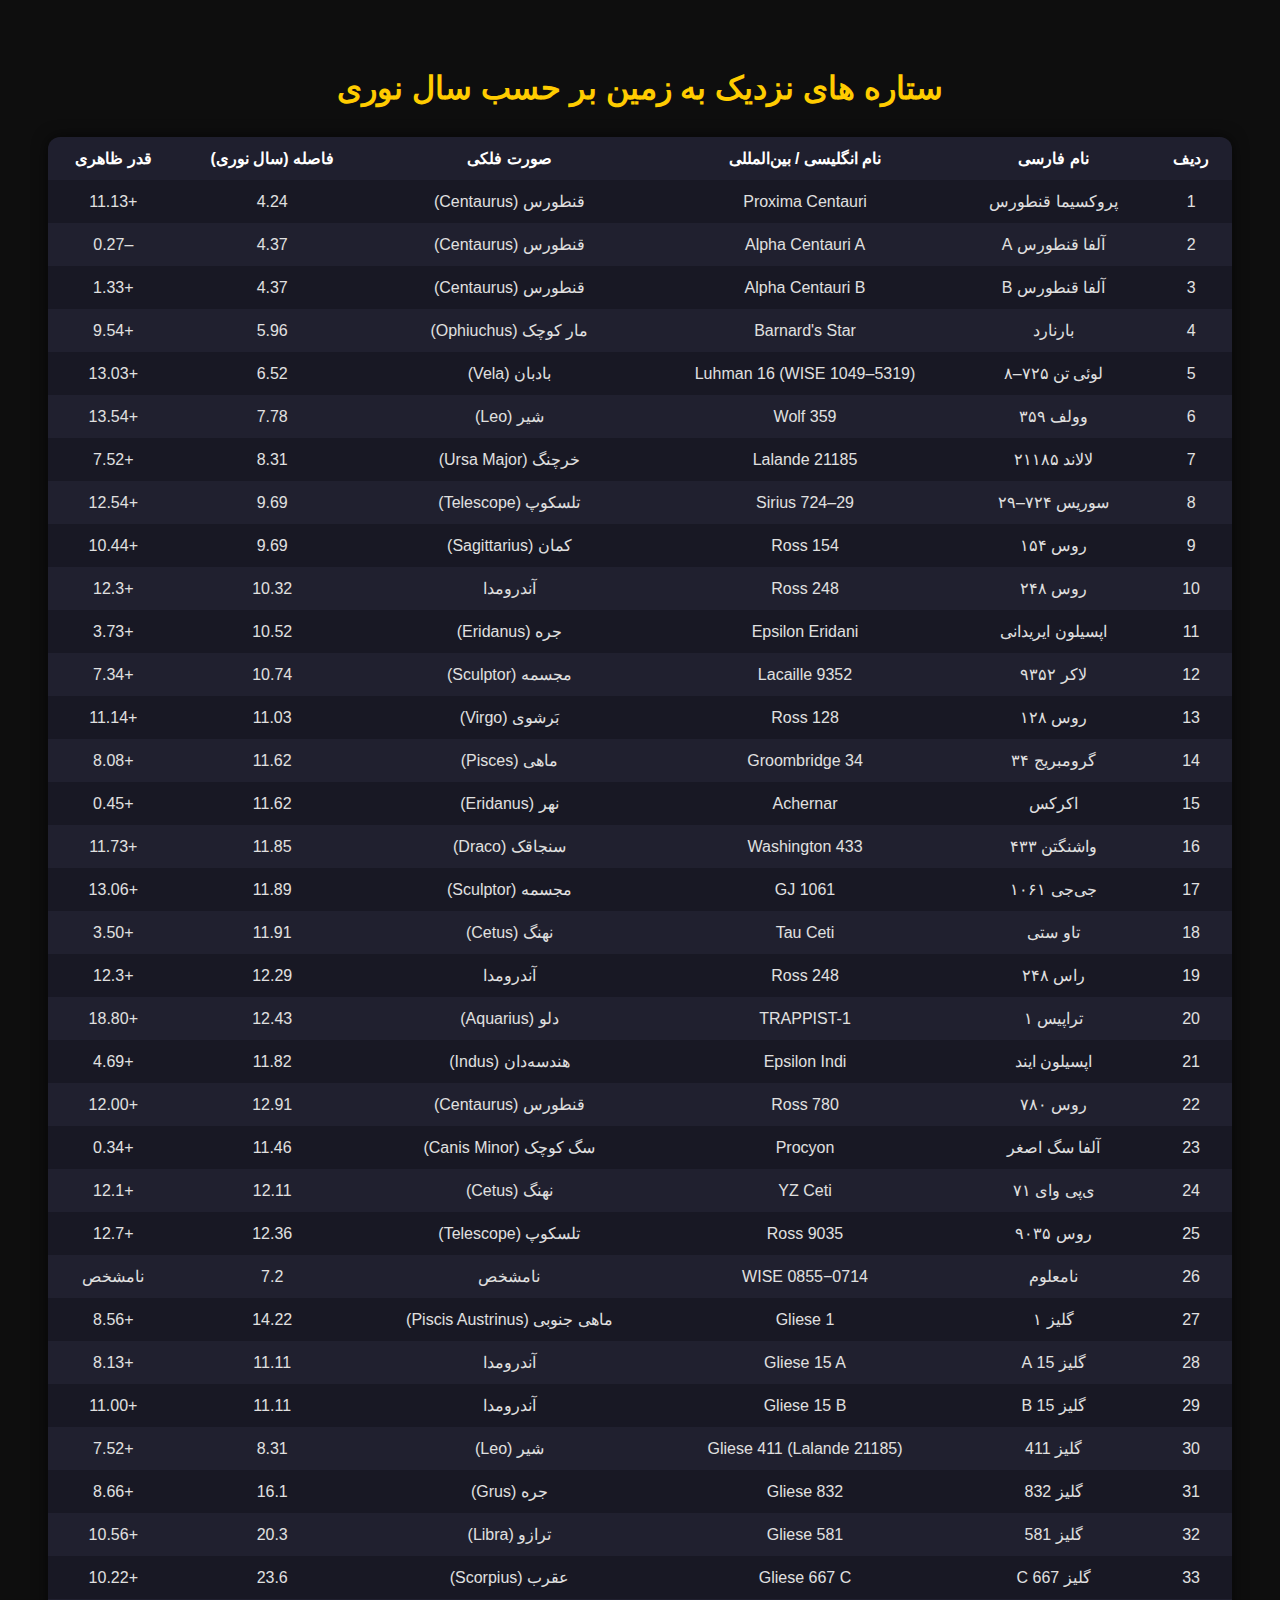
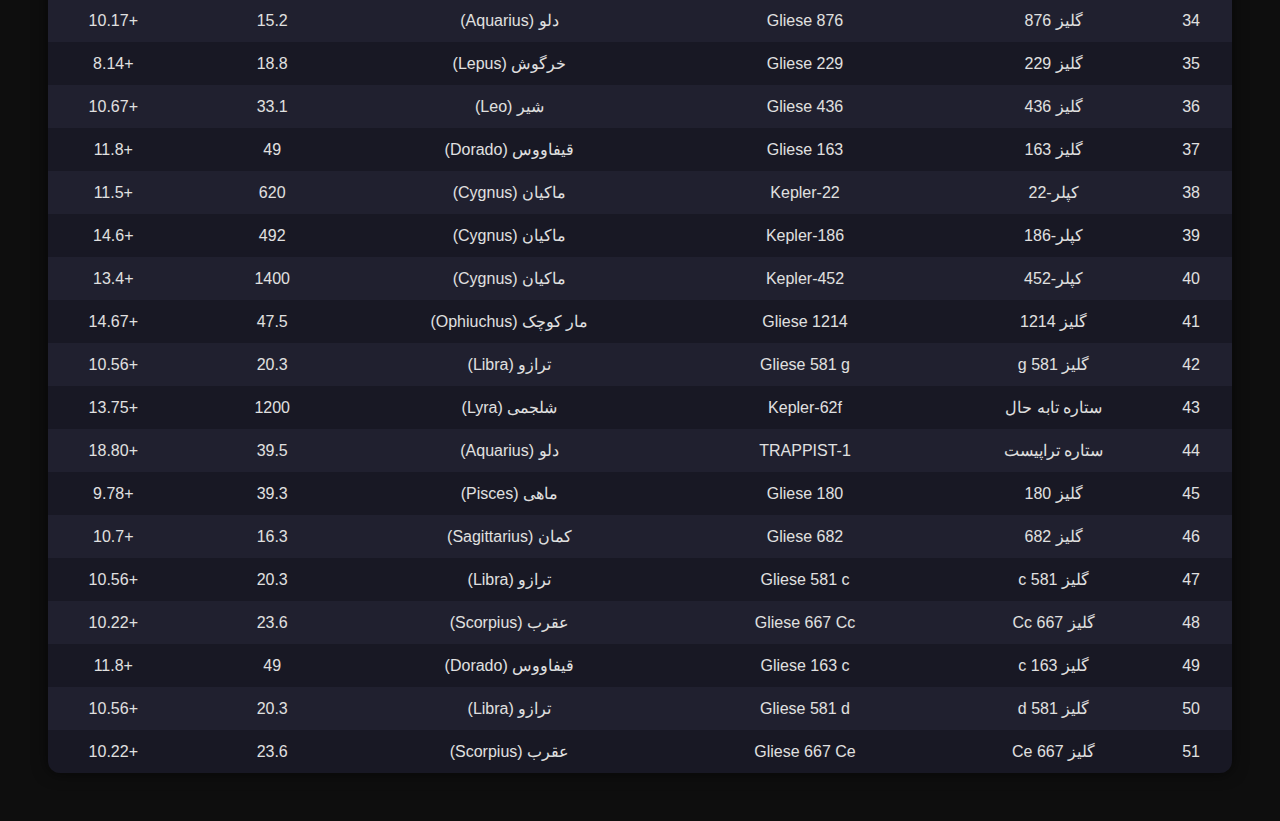
<file: TABLE1.html>
<!DOCTYPE html>
<html lang="fa">
<head>
  <meta charset="UTF-8">
  <title>جدول ستارگان</title>
  <style>
    body {
      background-color: #0e0e0e;
      color: #fff;
      font-family: 'Segoe UI', sans-serif;
      padding: 40px;
    }
    .star-table {
      border-collapse: separate;
      border-spacing: 0;
      width: 100%;
      direction: rtl;
      border-radius: 12px;
      overflow: hidden;
      box-shadow: 0 0 15px rgba(0,0,0,0.6);
    }
    .star-table th, .star-table td {
      padding: 12px 16px;
      text-align: center;
    }
    .star-table th {
      background-color: #1f1f2e;
      color: #ffffff;
      font-weight: 600;
    }
    .star-table td {
      background-color: #181824;
      color: #e0e0e0;
    }
    .star-table tr:nth-child(even) td {
      background-color: #20202f;
    }
    .star-table tr:hover td {
      background-color: #2a2a3f;
      transition: 0.3s;
    }
    h1 {
    text-align: center;
    margin-bottom: 30px;
    color: #ffcc00;
  }
  </style>
</head>
<body>
<h1>ستاره های نزدیک به زمین بر حسب سال نوری</h1>
  <table class="star-table">
    <thead>
      <tr>
        <th>ردیف</th>
        <th>نام فارسی</th>
        <th>نام انگلیسی / بین‌المللی</th>
        <th>صورت فلکی</th>
        <th>فاصله (سال نوری)</th>
        <th>قدر ظاهری</th>
      </tr>
    </thead>
    <tbody>
      <tr><td>1</td><td>پروکسیما قنطورس</td><td>Proxima Centauri</td><td>قنطورس (Centaurus)</td><td>4.24</td><td>+11.13</td></tr>
      <tr><td>2</td><td>آلفا قنطورس A</td><td>Alpha Centauri A</td><td>قنطورس (Centaurus)</td><td>4.37</td><td>–0.27</td></tr>
      <tr><td>3</td><td>آلفا قنطورس B</td><td>Alpha Centauri B</td><td>قنطورس (Centaurus)</td><td>4.37</td><td>+1.33</td></tr>
      <tr><td>4</td><td>بارنارد</td><td>Barnard's Star</td><td>مار کوچک (Ophiuchus)</td><td>5.96</td><td>+9.54</td></tr>
      <tr><td>5</td><td>لوئی تن ۷۲۵–۸</td><td>Luhman 16 (WISE 1049–5319)</td><td>بادبان (Vela)</td><td>6.52</td><td>+13.03</td></tr>
      <tr><td>6</td><td>وولف ۳۵۹</td><td>Wolf 359</td><td>شیر (Leo)</td><td>7.78</td><td>+13.54</td></tr>
      <tr><td>7</td><td>لالاند ۲۱۱۸۵</td><td>Lalande 21185</td><td>خرچنگ (Ursa Major)</td><td>8.31</td><td>+7.52</td></tr>
      <tr><td>8</td><td>سوریس ۷۲۴–۲۹</td><td>Sirius 724–29</td><td>تلسکوپ (Telescope)</td><td>9.69</td><td>+12.54</td></tr>
      <tr><td>9</td><td>روس ۱۵۴</td><td>Ross 154</td><td>کمان (Sagittarius)</td><td>9.69</td><td>+10.44</td></tr>
      <tr><td>10</td><td>روس ۲۴۸</td><td>Ross 248</td><td>آندرومدا</td><td>10.32</td><td>+12.3</td></tr>
      <tr><td>11</td><td>اپسیلون ایریدانی</td><td>Epsilon Eridani</td><td>جره (Eridanus)</td><td>10.52</td><td>+3.73</td></tr>
      <tr><td>12</td><td>لاکر ۹۳۵۲</td><td>Lacaille 9352</td><td>مجسمه (Sculptor)</td><td>10.74</td><td>+7.34</td></tr>
      <tr><td>13</td><td>روس ۱۲۸</td><td>Ross 128</td><td>بَرشوی (Virgo)</td><td>11.03</td><td>+11.14</td></tr>
      <tr><td>14</td><td>گرومبریج ۳۴</td><td>Groombridge 34</td><td>ماهی (Pisces)</td><td>11.62</td><td>+8.08</td></tr>
      <tr><td>15</td><td>اکرکس</td><td>Achernar</td><td>نهر (Eridanus)</td><td>11.62</td><td>+0.45</td></tr>
      <tr><td>16</td><td>واشنگتن ۴۳۳</td><td>Washington 433</td><td>سنجاقک (Draco)</td><td>11.85</td><td>+11.73</td></tr>
      <tr><td>17</td><td>جی‌جی ۱۰۶۱</td><td>GJ 1061</td><td>مجسمه (Sculptor)</td><td>11.89</td><td>+13.06</td></tr>
      <tr><td>18</td><td>تاو ستی</td><td>Tau Ceti</td><td>نهنگ (Cetus)</td><td>11.91</td><td>+3.50</td></tr>
      <tr><td>19</td><td>راس ۲۴۸</td><td>Ross 248</td><td>آندرومدا</td><td>12.29</td><td>+12.3</td></tr>
      <tr><td>20</td><td>تراپیس ۱</td><td>TRAPPIST-1</td><td>دلو (Aquarius)</td><td>12.43</td><td>+18.80</td></tr>
      <tr><td>21</td><td>اپسیلون ایند</td><td>Epsilon Indi</td><td>هندسه‌دان (Indus)</td><td>11.82</td><td>+4.69</td></tr>
      <tr><td>22</td><td>روس ۷۸۰</td><td>Ross 780</td><td>قنطورس (Centaurus)</td><td>12.91</td><td>+12.00</td></tr>
      <tr><td>23</td><td>آلفا سگ اصغر</td><td>Procyon</td><td>سگ کوچک (Canis Minor)</td><td>11.46</td><td>+0.34</td></tr>
      <tr><td>24</td><td>ی‌پی وای ۷۱</td><td>YZ Ceti</td><td>نهنگ (Cetus)</td><td>12.11</td><td>+12.1</td></tr>
      <tr><td>25</td><td>روس ۹۰۳۵</td><td>Ross 9035</td><td>تلسکوپ (Telescope)</td><td>12.36</td><td>+12.7</td></tr>
      <tr><td>26</td><td>نامعلوم</td><td>WISE 0855−0714</td><td>نامشخص</td><td>7.2</td><td>نامشخص</td></tr>
      <!-- Rows 27–51 would continue in this format -->
      <tr><td>27</td><td>گلیز ۱</td><td>Gliese 1</td><td>ماهی جنوبی (Piscis Austrinus)</td><td>14.22</td><td>+8.56</td></tr>
      <tr><td>28</td><td>گلیز 15 A</td><td>Gliese 15 A</td><td>آندرومدا</td><td>11.11</td><td>+8.13</td></tr>
      <tr><td>29</td><td>گلیز 15 B</td><td>Gliese 15 B</td><td>آندرومدا</td><td>11.11</td><td>+11.00</td></tr>
      <tr><td>30</td><td>گلیز 411</td><td>Gliese 411 (Lalande 21185)</td><td>شیر (Leo)</td><td>8.31</td><td>+7.52</td></tr>
      <tr><td>31</td><td>گلیز 832</td><td>Gliese 832</td><td>جره (Grus)</td><td>16.1</td><td>+8.66</td></tr>
      <tr><td>32</td><td>گلیز 581</td><td>Gliese 581</td><td>ترازو (Libra)</td><td>20.3</td><td>+10.56</td></tr>
      <tr><td>33</td><td>گلیز 667 C</td><td>Gliese 667 C</td><td>عقرب (Scorpius)</td><td>23.6</td><td>+10.22</td></tr>
      <tr><td>34</td><td>گلیز 876</td><td>Gliese 876</td><td>دلو (Aquarius)</td><td>15.2</td><td>+10.17</td></tr>
      <tr><td>35</td><td>گلیز 229</td><td>Gliese 229</td><td>خرگوش (Lepus)</td><td>18.8</td><td>+8.14</td></tr>
      <tr><td>36</td><td>گلیز 436</td><td>Gliese 436</td><td>شیر (Leo)</td><td>33.1</td><td>+10.67</td></tr>
      <tr><td>37</td><td>گلیز 163</td><td>Gliese 163</td><td>قیفاووس (Dorado)</td><td>49</td><td>+11.8</td></tr>
      <tr><td>38</td><td>کپلر-22</td><td>Kepler-22</td><td>ماکیان (Cygnus)</td><td>620</td><td>+11.5</td></tr>
      <tr><td>39</td><td>کپلر-186</td><td>Kepler-186</td><td>ماکیان (Cygnus)</td><td>492</td><td>+14.6</td></tr>
      <tr><td>40</td><td>کپلر-452</td><td>Kepler-452</td><td>ماکیان (Cygnus)</td><td>1400</td><td>+13.4</td></tr>
      <tr><td>41</td><td>گلیز 1214</td><td>Gliese 1214</td><td>مار کوچک (Ophiuchus)</td><td>47.5</td><td>+14.67</td></tr>
      <tr><td>42</td><td>گلیز 581 g</td><td>Gliese 581 g</td><td>ترازو (Libra)</td><td>20.3</td><td>+10.56</td></tr>
      <tr><td>43</td><td>ستاره تابه حال</td><td>Kepler-62f</td><td>شلجمی (Lyra)</td><td>1200</td><td>+13.75</td></tr>
      <tr><td>44</td><td>ستاره تراپیست</td><td>TRAPPIST-1</td><td>دلو (Aquarius)</td><td>39.5</td><td>+18.80</td></tr>
      <tr><td>45</td><td>گلیز 180</td><td>Gliese 180</td><td>ماهی (Pisces)</td><td>39.3</td><td>+9.78</td></tr>
      <tr><td>46</td><td>گلیز 682</td><td>Gliese 682</td><td>کمان (Sagittarius)</td><td>16.3</td><td>+10.7</td></tr>
      <tr><td>47</td><td>گلیز 581 c</td><td>Gliese 581 c</td><td>ترازو (Libra)</td><td>20.3</td><td>+10.56</td></tr>
      <tr><td>48</td><td>گلیز 667 Cc</td><td>Gliese 667 Cc</td><td>عقرب (Scorpius)</td><td>23.6</td><td>+10.22</td></tr>
      <tr><td>49</td><td>گلیز 163 c</td><td>Gliese 163 c</td><td>قیفاووس (Dorado)</td><td>49</td><td>+11.8</td></tr>
      <tr><td>50</td><td>گلیز 581 d</td><td>Gliese 581 d</td><td>ترازو (Libra)</td><td>20.3</td><td>+10.56</td></tr>
      <tr><td>51</td><td>گلیز 667 Ce</td><td>Gliese 667 Ce</td><td>عقرب (Scorpius)</td><td>23.6</td><td>+10.22</td></tr>
    </tbody>
  </table>

</body>
</html>
</file>
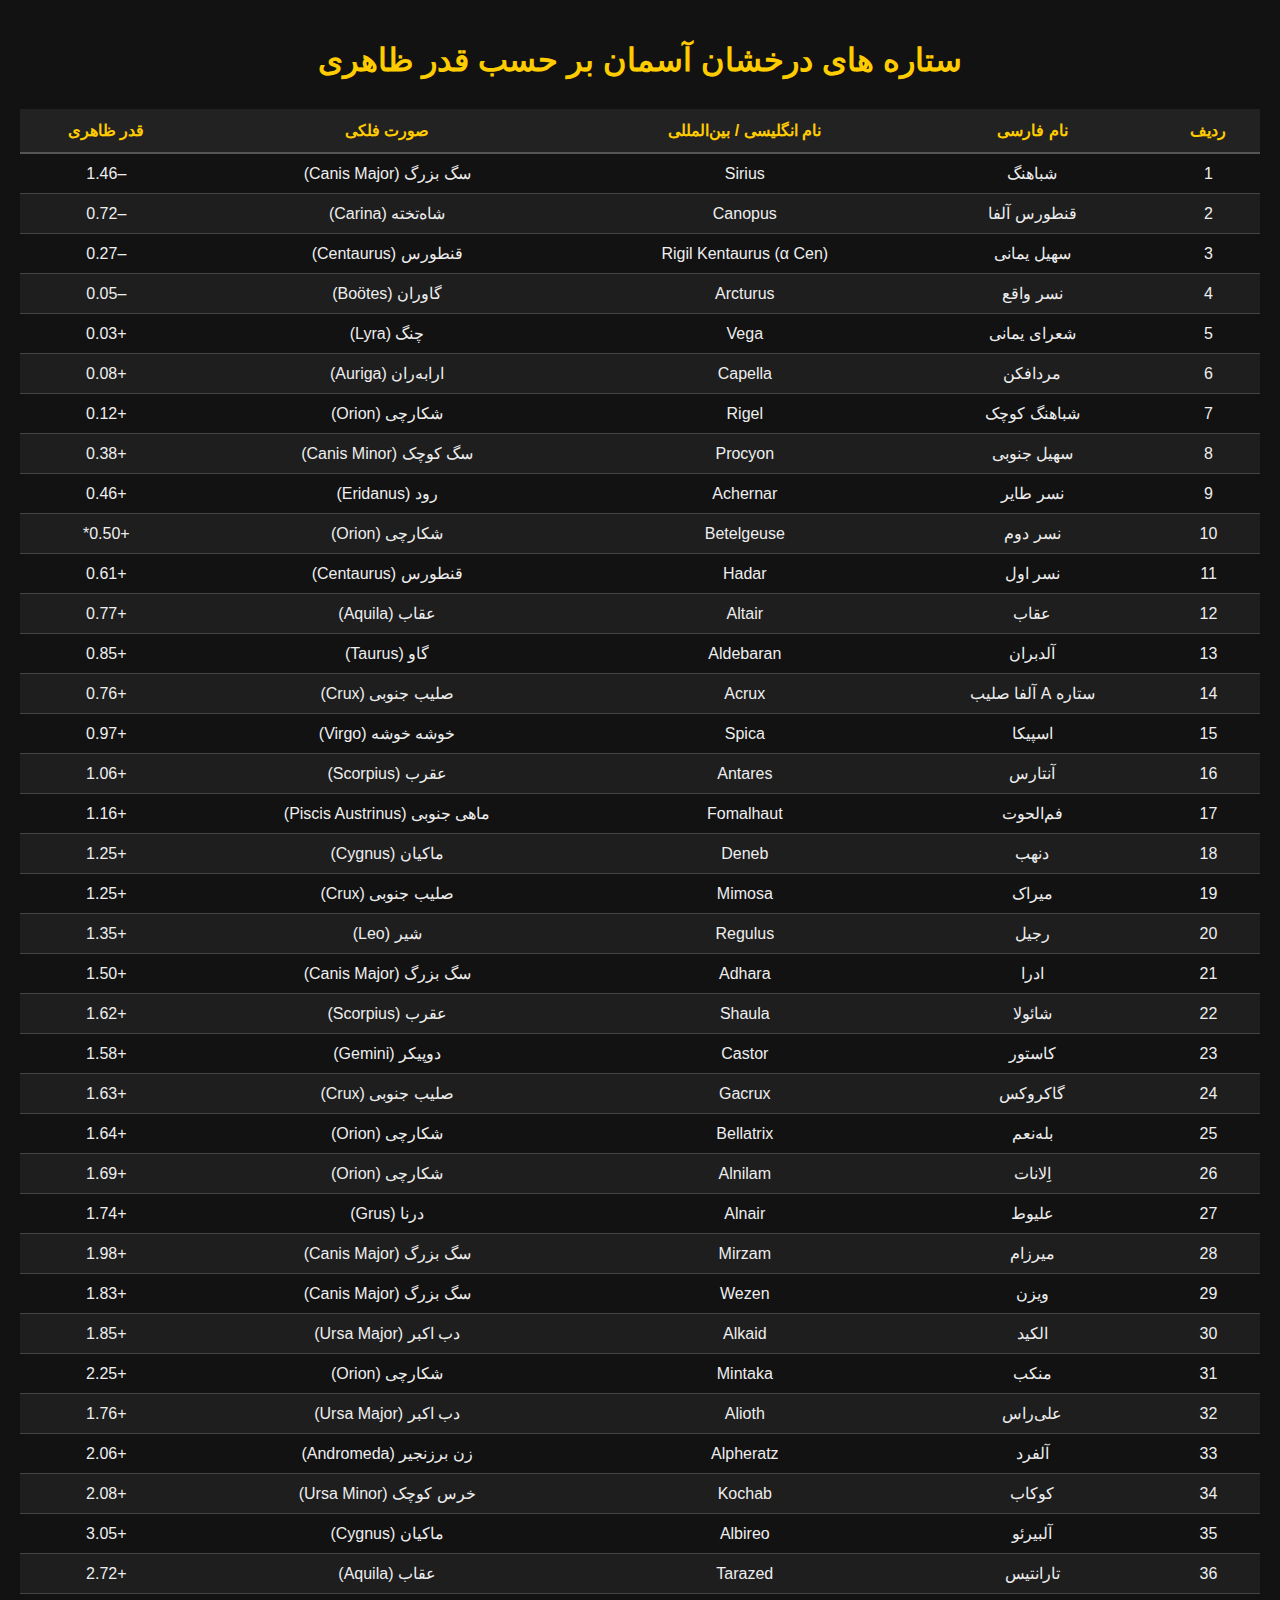
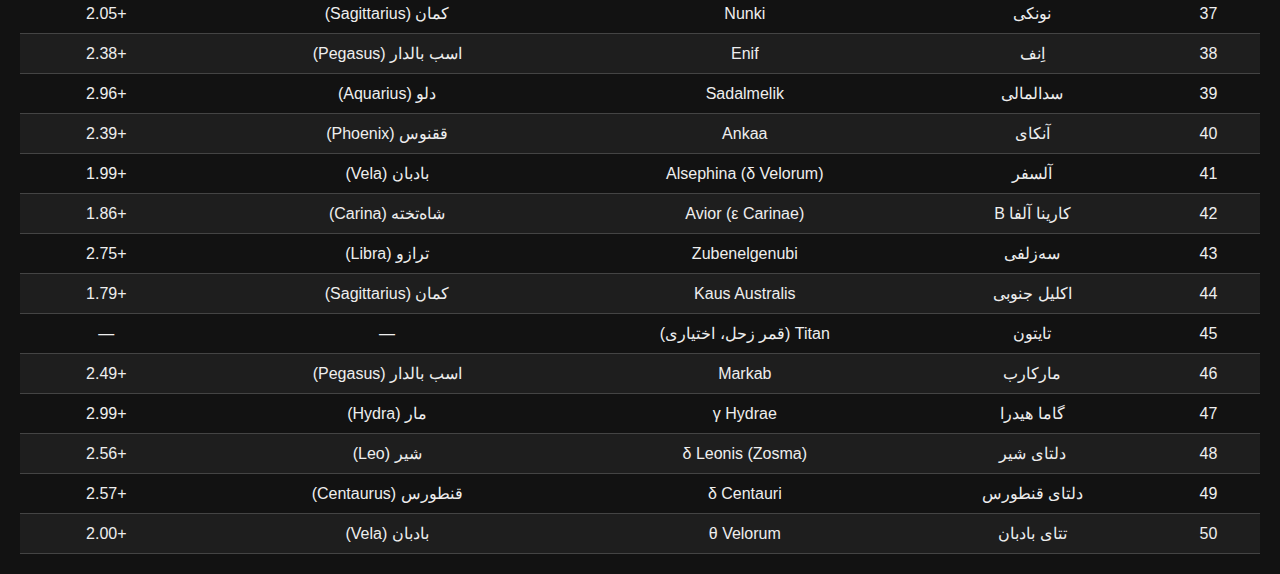
<file: TABLE2.html>
<!DOCTYPE html>
<html lang="fa" dir="rtl">
<head>
<meta charset="UTF-8" />
<meta name="viewport" content="width=device-width, initial-scale=1" />
<title>فهرست ستارگان درخشان</title>
<style>
  /* Basic reset and styling */
  body {
    font-family: "Tahoma", sans-serif;
    background-color: #121212;
    color: #eee;
    margin: 0;
    padding: 20px;
  }
  h1 {
    text-align: center;
    margin-bottom: 30px;
    color: #ffcc00;
  }
  table {
    width: 100%;
    border-collapse: collapse;
    direction: rtl;
  }
  thead {
    background-color: #222;
  }
  thead th {
    padding: 12px;
    border-bottom: 2px solid #555;
    color: #ffcc00;
  }
  tbody tr:nth-child(even) {
    background-color: #1e1e1e;
  }
  tbody tr:hover {
    background-color: #333;
  }
  tbody td {
    padding: 10px;
    border-bottom: 1px solid #444;
    text-align: center;
  }
</style>
</head>
<body>

<h1>ستاره های درخشان آسمان بر حسب قدر ظاهری</h1>

<table>
  <thead>
    <tr>
      <th>ردیف</th>
      <th>نام فارسی</th>
      <th>نام انگلیسی / بین‌المللی</th>
      <th>صورت فلکی</th>
      <th>قدر ظاهری</th>
    </tr>
  </thead>
  <tbody>
    <tr><td>1</td><td>شباهنگ</td><td>Sirius</td><td>سگ بزرگ (Canis Major)</td><td>–1.46</td></tr>
    <tr><td>2</td><td>قنطورس آلفا</td><td>Canopus</td><td>شاه‌تخته (Carina)</td><td>–0.72</td></tr>
    <tr><td>3</td><td>سهیل یمانی</td><td>Rigil Kentaurus (α Cen)</td><td>قنطورس (Centaurus)</td><td>–0.27</td></tr>
    <tr><td>4</td><td>نسر واقع</td><td>Arcturus</td><td>گاوران (Boötes)</td><td>–0.05</td></tr>
    <tr><td>5</td><td>شعرای یمانی</td><td>Vega</td><td>چنگ (Lyra)</td><td>+0.03</td></tr>
    <tr><td>6</td><td>مردافکن</td><td>Capella</td><td>ارابه‌ران (Auriga)</td><td>+0.08</td></tr>
    <tr><td>7</td><td>شباهنگ کوچک</td><td>Rigel</td><td>شکارچی (Orion)</td><td>+0.12</td></tr>
    <tr><td>8</td><td>سهیل جنوبی</td><td>Procyon</td><td>سگ کوچک (Canis Minor)</td><td>+0.38</td></tr>
    <tr><td>9</td><td>نسر طایر</td><td>Achernar</td><td>رود (Eridanus)</td><td>+0.46</td></tr>
    <tr><td>10</td><td>نسر دوم</td><td>Betelgeuse</td><td>شکارچی (Orion)</td><td>+0.50*</td></tr>
    <tr><td>11</td><td>نسر اول</td><td>Hadar</td><td>قنطورس (Centaurus)</td><td>+0.61</td></tr>
    <tr><td>12</td><td>عقاب</td><td>Altair</td><td>عقاب (Aquila)</td><td>+0.77</td></tr>
    <tr><td>13</td><td>آلدبران</td><td>Aldebaran</td><td>گاو (Taurus)</td><td>+0.85</td></tr>
    <tr><td>14</td><td>ستاره A آلفا صلیب</td><td>Acrux</td><td>صلیب جنوبی (Crux)</td><td>+0.76</td></tr>
    <tr><td>15</td><td>اسپیکا</td><td>Spica</td><td>خوشه خوشه (Virgo)</td><td>+0.97</td></tr>
    <tr><td>16</td><td>آنتارس</td><td>Antares</td><td>عقرب (Scorpius)</td><td>+1.06</td></tr>
    <tr><td>17</td><td>فم‌الحوت</td><td>Fomalhaut</td><td>ماهی جنوبی (Piscis Austrinus)</td><td>+1.16</td></tr>
    <tr><td>18</td><td>دنهب</td><td>Deneb</td><td>ماکیان (Cygnus)</td><td>+1.25</td></tr>
    <tr><td>19</td><td>میراک</td><td>Mimosa</td><td>صلیب جنوبی (Crux)</td><td>+1.25</td></tr>
    <tr><td>20</td><td>رجیل</td><td>Regulus</td><td>شیر (Leo)</td><td>+1.35</td></tr>
    <tr><td>21</td><td>ادرا</td><td>Adhara</td><td>سگ بزرگ (Canis Major)</td><td>+1.50</td></tr>
    <tr><td>22</td><td>شائولا</td><td>Shaula</td><td>عقرب (Scorpius)</td><td>+1.62</td></tr>
    <tr><td>23</td><td>کاستور</td><td>Castor</td><td>دوپیکر (Gemini)</td><td>+1.58</td></tr>
    <tr><td>24</td><td>گاکروکس</td><td>Gacrux</td><td>صلیب جنوبی (Crux)</td><td>+1.63</td></tr>
    <tr><td>25</td><td>بله‌نعم</td><td>Bellatrix</td><td>شکارچی (Orion)</td><td>+1.64</td></tr>
    <tr><td>26</td><td>اِلانات</td><td>Alnilam</td><td>شکارچی (Orion)</td><td>+1.69</td></tr>
    <tr><td>27</td><td>علیوط</td><td>Alnair</td><td>درنا (Grus)</td><td>+1.74</td></tr>
    <tr><td>28</td><td>میرزام</td><td>Mirzam</td><td>سگ بزرگ (Canis Major)</td><td>+1.98</td></tr>
    <tr><td>29</td><td>ویزن</td><td>Wezen</td><td>سگ بزرگ (Canis Major)</td><td>+1.83</td></tr>
    <tr><td>30</td><td>الکید</td><td>Alkaid</td><td>دب اکبر (Ursa Major)</td><td>+1.85</td></tr>
    <tr><td>31</td><td>منکب</td><td>Mintaka</td><td>شکارچی (Orion)</td><td>+2.25</td></tr>
    <tr><td>32</td><td>علی‌راس</td><td>Alioth</td><td>دب اکبر (Ursa Major)</td><td>+1.76</td></tr>
    <tr><td>33</td><td>آلفرد</td><td>Alpheratz</td><td>زن برزنجیر (Andromeda)</td><td>+2.06</td></tr>
    <tr><td>34</td><td>کوکاب</td><td>Kochab</td><td>خرس کوچک (Ursa Minor)</td><td>+2.08</td></tr>
    <tr><td>35</td><td>آلبیرئو</td><td>Albireo</td><td>ماکیان (Cygnus)</td><td>+3.05</td></tr>
    <tr><td>36</td><td>تارانتیس</td><td>Tarazed</td><td>عقاب (Aquila)</td><td>+2.72</td></tr>
    <tr><td>37</td><td>نونکی</td><td>Nunki</td><td>کمان (Sagittarius)</td><td>+2.05</td></tr>
    <tr><td>38</td><td>اِنف</td><td>Enif</td><td>اسب بالدار (Pegasus)</td><td>+2.38</td></tr>
    <tr><td>39</td><td>سدالمالی</td><td>Sadalmelik</td><td>دلو (Aquarius)</td><td>+2.96</td></tr>
    <tr><td>40</td><td>آنکای</td><td>Ankaa</td><td>ققنوس (Phoenix)</td><td>+2.39</td></tr>
    <tr><td>41</td><td>آلسفر</td><td>Alsephina (δ Velorum)</td><td>بادبان (Vela)</td><td>+1.99</td></tr>
    <tr><td>42</td><td>کارینا آلفا B</td><td>Avior (ε Carinae)</td><td>شاه‌تخته (Carina)</td><td>+1.86</td></tr>
    <tr><td>43</td><td>سه‌زلفی</td><td>Zubenelgenubi</td><td>ترازو (Libra)</td><td>+2.75</td></tr>
    <tr><td>44</td><td>اکلیل جنوبی</td><td>Kaus Australis</td><td>کمان (Sagittarius)</td><td>+1.79</td></tr>
    <tr><td>45</td><td>تایتون</td><td>Titan (قمر زحل، اختیاری)</td><td>—</td><td>—</td></tr>
    <tr><td>46</td><td>مارکارب</td><td>Markab</td><td>اسب بالدار (Pegasus)</td><td>+2.49</td></tr>
    <tr><td>47</td><td>گاما هیدرا</td><td>γ Hydrae</td><td>مار (Hydra)</td><td>+2.99</td></tr>
    <tr><td>48</td><td>دلتای شیر</td><td>δ Leonis (Zosma)</td><td>شیر (Leo)</td><td>+2.56</td></tr>
    <tr><td>49</td><td>دلتای قنطورس</td><td>δ Centauri</td><td>قنطورس (Centaurus)</td><td>+2.57</td></tr>
    <tr><td>50</td><td>تتای بادبان</td><td>θ Velorum</td><td>بادبان (Vela)</td><td>+2.00</td></tr>
  </tbody>
</table>

</body>
</html>
</file>
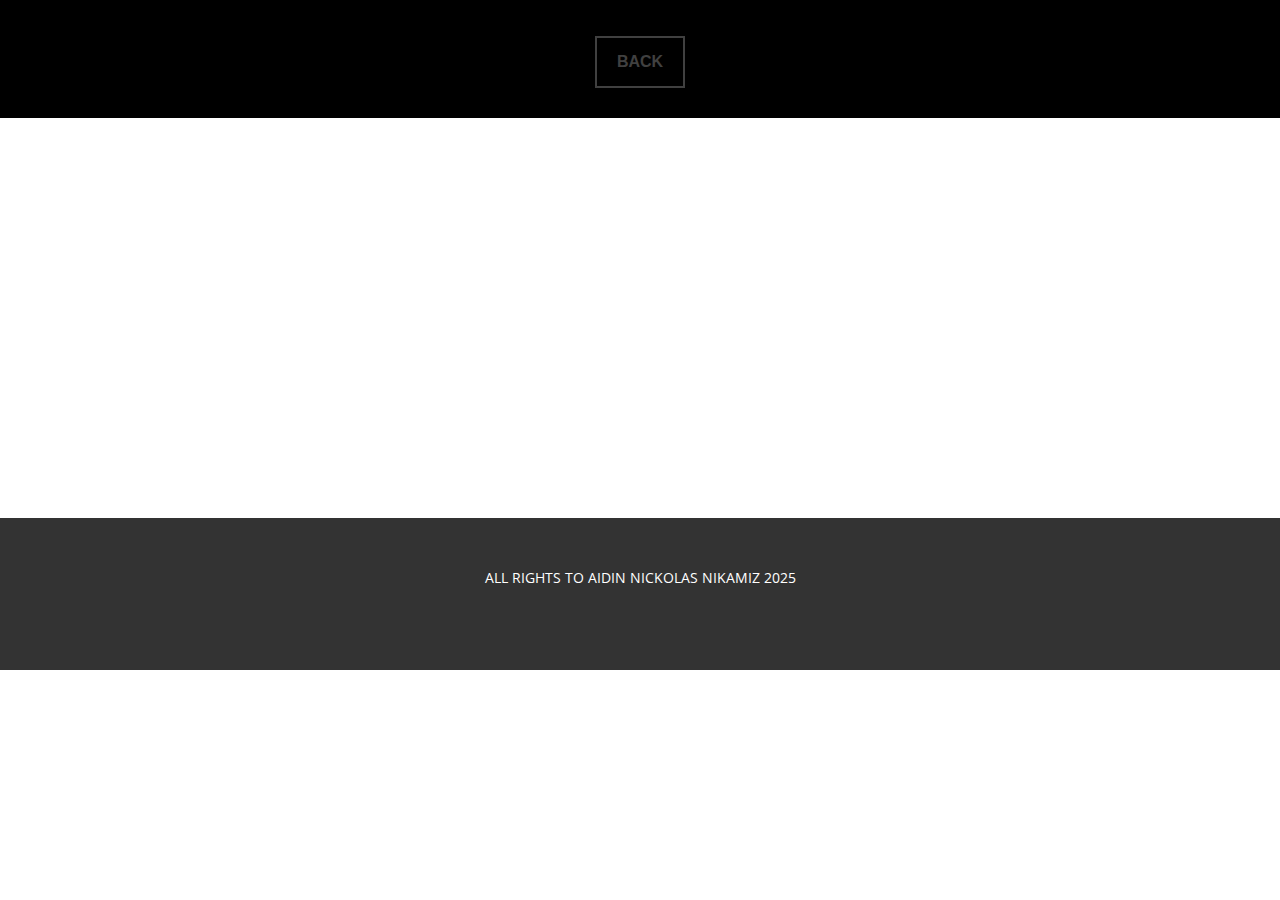
<file: GALLERY/GALLERY/About.html>
<!DOCTYPE html>
<html style="font-size: 16px;" lang="en"><head>
    <meta name="viewport" content="width=device-width, initial-scale=1.0">
    <meta charset="utf-8">
    <meta name="keywords" content="">
    <meta name="description" content="">
    <title>About</title>
    <link rel="stylesheet" href="nicepage.css" media="screen">
<link rel="stylesheet" href="About.css" media="screen">
    <script class="u-script" type="text/javascript" src="jquery.js" defer=""></script>
    <script class="u-script" type="text/javascript" src="nicepage.js" defer=""></script>
    <meta name="generator" content="Nicepage 7.10.10, nicepage.com">
    
    
    
    <link id="u-theme-google-font" rel="stylesheet" href="https://fonts.googleapis.com/css?family=Roboto:100,100i,200,200i,300,300i,400,400i,500,500i,600,600i,700,700i,800,800i,900,900i|Open+Sans:300,300i,400,400i,500,500i,600,600i,700,700i,800,800i">
    <script type="application/ld+json">{
		"@context": "http://schema.org",
		"@type": "Organization",
		"name": ""
}</script>
    <meta name="theme-color" content="#478ac9">
    <meta property="og:title" content="About">
    <meta property="og:type" content="website">
  <meta data-intl-tel-input-cdn-path="intlTelInput/"></head>
  <body data-path-to-root="./" data-include-products="false" class="u-body u-xl-mode" data-lang="en"><header class="u-black u-clearfix u-header u-header" id="header"><div class="u-clearfix u-sheet u-valign-middle-lg u-valign-middle-md u-valign-middle-sm u-valign-middle-xs u-sheet-1">
        <nav class="u-menu u-menu-one-level u-offcanvas u-menu-1" role="navigation" data-responsive-from="MD">
          <div class="menu-collapse u-custom-font u-font-arial" style="font-size: 1rem; letter-spacing: 0px; font-weight: 700;">
            <a class="u-button-style u-custom-color u-custom-left-right-menu-spacing u-custom-padding-bottom u-custom-text-shadow u-custom-top-bottom-menu-spacing u-hamburger-link u-nav-link u-text-active-palette-1-base u-text-hover-palette-2-base" href="#" tabindex="-1" aria-label="Open menu" aria-controls="9804">
              <svg class="u-svg-link" viewBox="0 0 24 24"><use xlink:href="#menu-hamburger"></use></svg>
              <svg class="u-svg-content" version="1.1" id="menu-hamburger" viewBox="0 0 16 16" x="0px" y="0px" xmlns:xlink="http://www.w3.org/1999/xlink" xmlns="http://www.w3.org/2000/svg"><g><rect y="1" width="16" height="2"></rect><rect y="7" width="16" height="2"></rect><rect y="13" width="16" height="2"></rect>
</g></svg>
            </a>
          </div>
          <div class="u-custom-menu u-nav-container">
            <ul class="u-custom-font u-font-arial u-nav u-unstyled u-nav-1" role="menubar"><li role="none" class="u-nav-item"><a role="menuitem" class="u-border-2 u-border-grey-75 u-button-style u-nav-link u-text-active-palette-1-base u-text-hover-palette-2-base" href="./" style="padding: 16px 20px;">BACK</a>
</li></ul>
          </div>
          <div class="u-custom-menu u-nav-container-collapse" id="9804" role="region" aria-label="Menu panel">
            <div class="u-black u-container-style u-inner-container-layout u-opacity u-opacity-95 u-sidenav">
              <div class="u-inner-container-layout u-sidenav-overflow">
                <div class="u-menu-close" tabindex="-1" aria-label="Close menu"></div>
                <ul class="u-align-center u-nav u-popupmenu-items u-unstyled u-nav-2" role="menubar"><li role="none" class="u-nav-item"><a role="menuitem" class="u-button-style u-nav-link" href="./">BACK</a>
</li></ul>
              </div>
            </div>
            <div class="u-black u-menu-overlay u-opacity u-opacity-70"></div>
          </div>
          <style class="menu-style">@media (max-width: 939px) {
                    [data-responsive-from="MD"] .u-nav-container {
                        display: none;
                    }
                    [data-responsive-from="MD"] .menu-collapse {
                        display: block;
                    }
                }</style>
        </nav>
      </div></header>
    <section class="u-clearfix u-section-1" id="block-1">
      <div class="u-clearfix u-sheet u-sheet-1"></div>
    </section>
    
    
    
    <footer class="u-align-center u-clearfix u-container-align-center u-footer u-grey-80 u-footer" id="footer"><div class="u-clearfix u-sheet u-sheet-1">
        <p class="u-small-text u-text u-text-variant u-text-1">ALL RIGHTS TO AIDIN NICKOLAS NIKAMIZ 2025</p>
      </div></footer>
    <section class="u-backlink u-clearfix u-grey-80"></section>
  
</body></html>
</file>
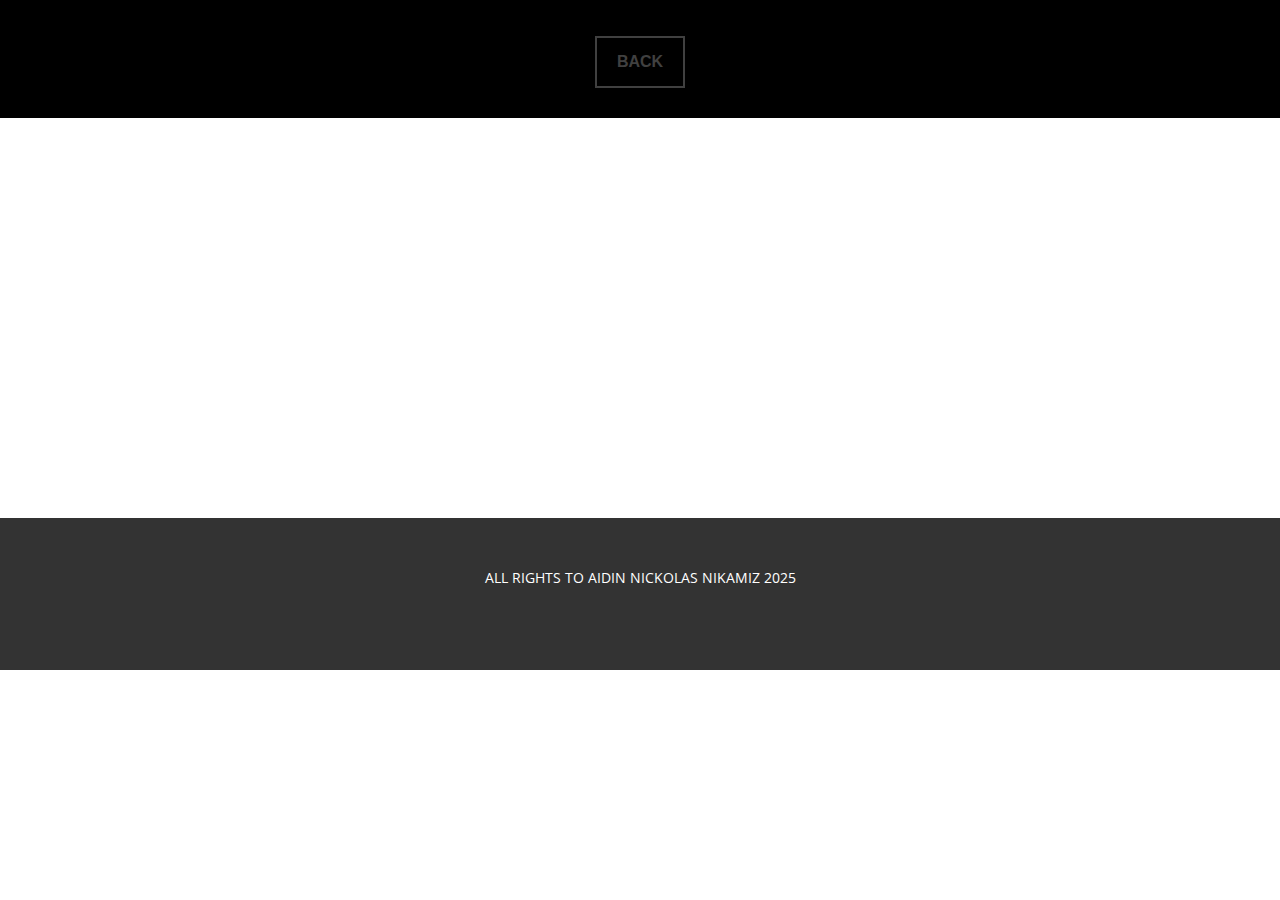
<file: GALLERY/GALLERY/Contact.html>
<!DOCTYPE html>
<html style="font-size: 16px;" lang="en"><head>
    <meta name="viewport" content="width=device-width, initial-scale=1.0">
    <meta charset="utf-8">
    <meta name="keywords" content="">
    <meta name="description" content="">
    <title>Contact</title>
    <link rel="stylesheet" href="nicepage.css" media="screen">
<link rel="stylesheet" href="Contact.css" media="screen">
    <script class="u-script" type="text/javascript" src="jquery.js" defer=""></script>
    <script class="u-script" type="text/javascript" src="nicepage.js" defer=""></script>
    <meta name="generator" content="Nicepage 7.10.10, nicepage.com">
    
    
    
    <link id="u-theme-google-font" rel="stylesheet" href="https://fonts.googleapis.com/css?family=Roboto:100,100i,200,200i,300,300i,400,400i,500,500i,600,600i,700,700i,800,800i,900,900i|Open+Sans:300,300i,400,400i,500,500i,600,600i,700,700i,800,800i">
    <script type="application/ld+json">{
		"@context": "http://schema.org",
		"@type": "Organization",
		"name": ""
}</script>
    <meta name="theme-color" content="#478ac9">
    <meta property="og:title" content="Contact">
    <meta property="og:type" content="website">
  <meta data-intl-tel-input-cdn-path="intlTelInput/"></head>
  <body data-path-to-root="./" data-include-products="false" class="u-body u-xl-mode" data-lang="en"><header class="u-black u-clearfix u-header u-header" id="header"><div class="u-clearfix u-sheet u-valign-middle-lg u-valign-middle-md u-valign-middle-sm u-valign-middle-xs u-sheet-1">
        <nav class="u-menu u-menu-one-level u-offcanvas u-menu-1" role="navigation" data-responsive-from="MD">
          <div class="menu-collapse u-custom-font u-font-arial" style="font-size: 1rem; letter-spacing: 0px; font-weight: 700;">
            <a class="u-button-style u-custom-color u-custom-left-right-menu-spacing u-custom-padding-bottom u-custom-text-shadow u-custom-top-bottom-menu-spacing u-hamburger-link u-nav-link u-text-active-palette-1-base u-text-hover-palette-2-base" href="#" tabindex="-1" aria-label="Open menu" aria-controls="9804">
              <svg class="u-svg-link" viewBox="0 0 24 24"><use xlink:href="#menu-hamburger"></use></svg>
              <svg class="u-svg-content" version="1.1" id="menu-hamburger" viewBox="0 0 16 16" x="0px" y="0px" xmlns:xlink="http://www.w3.org/1999/xlink" xmlns="http://www.w3.org/2000/svg"><g><rect y="1" width="16" height="2"></rect><rect y="7" width="16" height="2"></rect><rect y="13" width="16" height="2"></rect>
</g></svg>
            </a>
          </div>
          <div class="u-custom-menu u-nav-container">
            <ul class="u-custom-font u-font-arial u-nav u-unstyled u-nav-1" role="menubar"><li role="none" class="u-nav-item"><a role="menuitem" class="u-border-2 u-border-grey-75 u-button-style u-nav-link u-text-active-palette-1-base u-text-hover-palette-2-base" href="./" style="padding: 16px 20px;">BACK</a>
</li></ul>
          </div>
          <div class="u-custom-menu u-nav-container-collapse" id="9804" role="region" aria-label="Menu panel">
            <div class="u-black u-container-style u-inner-container-layout u-opacity u-opacity-95 u-sidenav">
              <div class="u-inner-container-layout u-sidenav-overflow">
                <div class="u-menu-close" tabindex="-1" aria-label="Close menu"></div>
                <ul class="u-align-center u-nav u-popupmenu-items u-unstyled u-nav-2" role="menubar"><li role="none" class="u-nav-item"><a role="menuitem" class="u-button-style u-nav-link" href="./">BACK</a>
</li></ul>
              </div>
            </div>
            <div class="u-black u-menu-overlay u-opacity u-opacity-70"></div>
          </div>
          <style class="menu-style">@media (max-width: 939px) {
                    [data-responsive-from="MD"] .u-nav-container {
                        display: none;
                    }
                    [data-responsive-from="MD"] .menu-collapse {
                        display: block;
                    }
                }</style>
        </nav>
      </div></header>
    <section class="u-clearfix u-section-1" id="block-1">
      <div class="u-clearfix u-sheet u-sheet-1"></div>
    </section>
    
    
    
    <footer class="u-align-center u-clearfix u-container-align-center u-footer u-grey-80 u-footer" id="footer"><div class="u-clearfix u-sheet u-sheet-1">
        <p class="u-small-text u-text u-text-variant u-text-1">ALL RIGHTS TO AIDIN NICKOLAS NIKAMIZ 2025</p>
      </div></footer>
    <section class="u-backlink u-clearfix u-grey-80"></section>
  
</body></html>
</file>
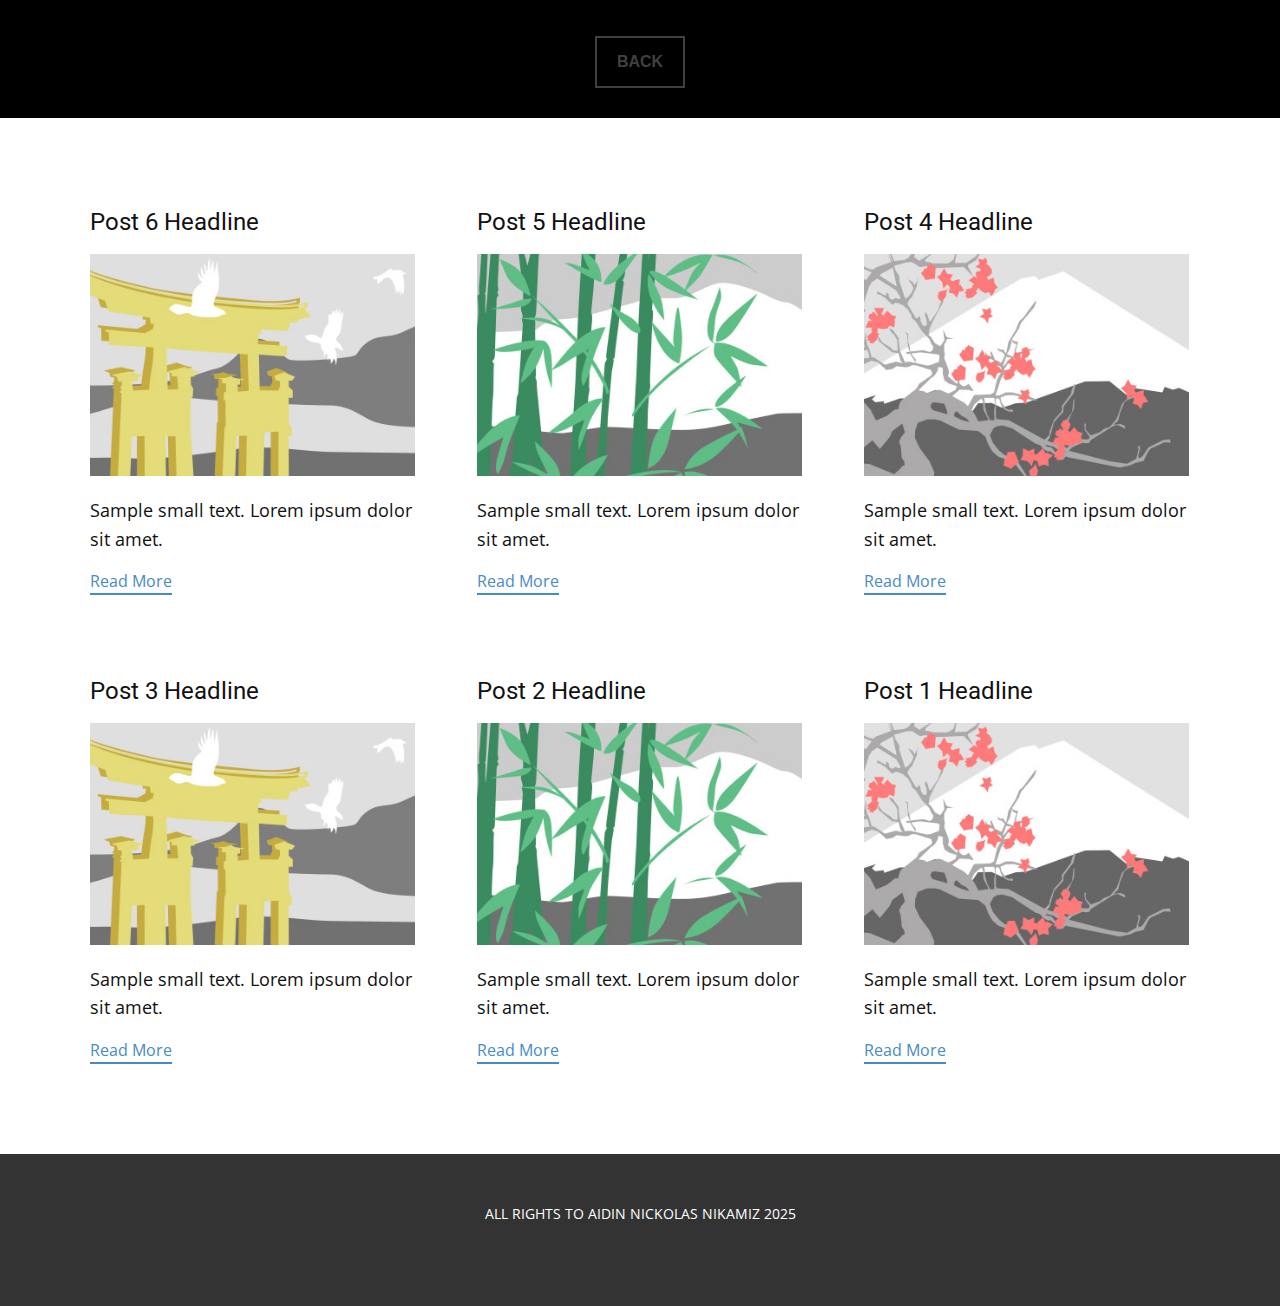
<file: GALLERY/GALLERY/blog/blog.html>
<!DOCTYPE html>
<html style="font-size: 16px;" lang="en"><head>
    <meta name="viewport" content="width=device-width, initial-scale=1.0">
    <meta charset="utf-8">
    <meta name="keywords" content="">
    <meta name="description" content="">
    <title>Blog</title>
    <link rel="stylesheet" href="../nicepage.css" media="screen">
<link rel="stylesheet" href="../Blog-Template.css" media="screen">
    <script class="u-script" type="text/javascript" src="../jquery.js" defer=""></script>
    <script class="u-script" type="text/javascript" src="../nicepage.js" defer=""></script>
    <meta name="generator" content="Nicepage 7.10.10, nicepage.com">
    
    
    
    <link id="u-theme-google-font" rel="stylesheet" href="https://fonts.googleapis.com/css?family=Roboto:100,100i,200,200i,300,300i,400,400i,500,500i,600,600i,700,700i,800,800i,900,900i|Open+Sans:300,300i,400,400i,500,500i,600,600i,700,700i,800,800i">
    <script type="application/ld+json">{
		"@context": "http://schema.org",
		"@type": "Organization",
		"name": ""
}</script>
    <meta name="theme-color" content="#478ac9">
  <meta data-intl-tel-input-cdn-path="intlTelInput/"></head>
  <body data-path-to-root="../" data-include-products="false" class="u-body u-xl-mode" data-lang="en"><header class="u-black u-clearfix u-header u-header" id="header"><div class="u-clearfix u-sheet u-valign-middle-lg u-valign-middle-md u-valign-middle-sm u-valign-middle-xs u-sheet-1">
        <nav class="u-menu u-menu-one-level u-offcanvas u-menu-1" role="navigation" data-responsive-from="MD">
          <div class="menu-collapse u-custom-font u-font-arial" style="font-size: 1rem; letter-spacing: 0px; font-weight: 700;">
            <a class="u-button-style u-custom-color u-custom-left-right-menu-spacing u-custom-padding-bottom u-custom-text-shadow u-custom-top-bottom-menu-spacing u-hamburger-link u-nav-link u-text-active-palette-1-base u-text-hover-palette-2-base" href="#" tabindex="-1" aria-label="Open menu" aria-controls="9804">
              <svg class="u-svg-link" viewBox="0 0 24 24"><use xlink:href="#menu-hamburger"></use></svg>
              <svg class="u-svg-content" version="1.1" id="menu-hamburger" viewBox="0 0 16 16" x="0px" y="0px" xmlns:xlink="http://www.w3.org/1999/xlink" xmlns="http://www.w3.org/2000/svg"><g><rect y="1" width="16" height="2"></rect><rect y="7" width="16" height="2"></rect><rect y="13" width="16" height="2"></rect>
</g></svg>
            </a>
          </div>
          <div class="u-custom-menu u-nav-container">
            <ul class="u-custom-font u-font-arial u-nav u-unstyled u-nav-1" role="menubar"><li role="none" class="u-nav-item"><a role="menuitem" class="u-border-2 u-border-grey-75 u-button-style u-nav-link u-text-active-palette-1-base u-text-hover-palette-2-base" href="../" style="padding: 16px 20px;">BACK</a>
</li></ul>
          </div>
          <div class="u-custom-menu u-nav-container-collapse" id="9804" role="region" aria-label="Menu panel">
            <div class="u-black u-container-style u-inner-container-layout u-opacity u-opacity-95 u-sidenav">
              <div class="u-inner-container-layout u-sidenav-overflow">
                <div class="u-menu-close" tabindex="-1" aria-label="Close menu"></div>
                <ul class="u-align-center u-nav u-popupmenu-items u-unstyled u-nav-2" role="menubar"><li role="none" class="u-nav-item"><a role="menuitem" class="u-button-style u-nav-link" href="../">BACK</a>
</li></ul>
              </div>
            </div>
            <div class="u-black u-menu-overlay u-opacity u-opacity-70"></div>
          </div>
          <style class="menu-style">@media (max-width: 939px) {
                    [data-responsive-from="MD"] .u-nav-container {
                        display: none;
                    }
                    [data-responsive-from="MD"] .menu-collapse {
                        display: block;
                    }
                }</style>
        </nav>
      </div></header>
    <section class="u-clearfix u-section-1" id="block-1">
      <div class="u-clearfix u-sheet u-valign-middle u-sheet-1"><!--blog--><!--blog_options_json--><!--{"type":"Recent","source":"","tags":"","count":""}--><!--/blog_options_json-->
        <div class="u-blog u-expanded-width u-repeater u-repeater-1" data-blog-id="blog-1"><!--blog_post-->
          <div class="u-blog-post u-container-style u-repeater-item u-white u-repeater-item-1">
            <div class="u-container-layout u-similar-container u-valign-top u-container-layout-1"><!--blog_post_header-->
              <h4 class="u-blog-control u-text u-text-1">
                <a class="u-post-header-link" href="../blog/post-5.html">Post 6 Headline</a>
              </h4><!--/blog_post_header--><!--blog_post_image-->
              <img alt="" class="u-blog-control u-expanded-width u-image u-image-default u-image-1" src="../images/8ad73f3c.jpeg" data-href="../blog/post-5.html"><!--/blog_post_image--><!--blog_post_content-->
              <div class="u-blog-control u-post-content u-text u-text-2 fr-view">Sample small text. Lorem ipsum dolor sit amet.</div><!--/blog_post_content--><!--blog_post_readmore-->
              <a href="../blog/post-5.html" class="u-blog-control u-border-2 u-border-palette-1-base u-btn u-btn-rectangle u-button-style u-none u-btn-1"><!--blog_post_readmore_content--><!--options_json--><!--{"content":"","defaultValue":"Read More"}--><!--/options_json-->Read More<!--/blog_post_readmore_content--></a><!--/blog_post_readmore-->
            </div>
          </div><div class="u-blog-post u-container-style u-repeater-item u-video-cover u-white">
            <div class="u-container-layout u-similar-container u-valign-top u-container-layout-2"><!--blog_post_header-->
              <h4 class="u-blog-control u-text u-text-3">
                <a class="u-post-header-link" href="../blog/post-4.html">Post 5 Headline</a>
              </h4><!--/blog_post_header--><!--blog_post_image-->
              <img alt="" class="u-blog-control u-expanded-width u-image u-image-default u-image-2" src="../images/68f64b9d.jpeg" data-href="../blog/post-4.html"><!--/blog_post_image--><!--blog_post_content-->
              <div class="u-blog-control u-post-content u-text u-text-4 fr-view">Sample small text. Lorem ipsum dolor sit amet.</div><!--/blog_post_content--><!--blog_post_readmore-->
              <a href="../blog/post-4.html" class="u-blog-control u-border-2 u-border-palette-1-base u-btn u-btn-rectangle u-button-style u-none u-btn-2"><!--blog_post_readmore_content--><!--options_json--><!--{"content":"","defaultValue":"Read More"}--><!--/options_json-->Read More<!--/blog_post_readmore_content--></a><!--/blog_post_readmore-->
            </div>
          </div><div class="u-blog-post u-container-style u-repeater-item u-video-cover u-white">
            <div class="u-container-layout u-similar-container u-valign-top u-container-layout-3"><!--blog_post_header-->
              <h4 class="u-blog-control u-text u-text-5">
                <a class="u-post-header-link" href="../blog/post-3.html">Post 4 Headline</a>
              </h4><!--/blog_post_header--><!--blog_post_image-->
              <img alt="" class="u-blog-control u-expanded-width u-image u-image-default u-image-3" src="../images/0fd3416c.jpeg" data-href="../blog/post-3.html"><!--/blog_post_image--><!--blog_post_content-->
              <div class="u-blog-control u-post-content u-text u-text-6 fr-view">Sample small text. Lorem ipsum dolor sit amet.</div><!--/blog_post_content--><!--blog_post_readmore-->
              <a href="../blog/post-3.html" class="u-blog-control u-border-2 u-border-palette-1-base u-btn u-btn-rectangle u-button-style u-none u-btn-3"><!--blog_post_readmore_content--><!--options_json--><!--{"content":"","defaultValue":"Read More"}--><!--/options_json-->Read More<!--/blog_post_readmore_content--></a><!--/blog_post_readmore-->
            </div>
          </div><div class="u-blog-post u-container-style u-repeater-item u-white u-repeater-item-1">
            <div class="u-container-layout u-similar-container u-valign-top u-container-layout-1"><!--blog_post_header-->
              <h4 class="u-blog-control u-text u-text-1">
                <a class="u-post-header-link" href="../blog/post-2.html">Post 3 Headline</a>
              </h4><!--/blog_post_header--><!--blog_post_image-->
              <img alt="" class="u-blog-control u-expanded-width u-image u-image-default u-image-1" src="../images/8ad73f3c.jpeg" data-href="../blog/post-2.html"><!--/blog_post_image--><!--blog_post_content-->
              <div class="u-blog-control u-post-content u-text u-text-2 fr-view">Sample small text. Lorem ipsum dolor sit amet.</div><!--/blog_post_content--><!--blog_post_readmore-->
              <a href="../blog/post-2.html" class="u-blog-control u-border-2 u-border-palette-1-base u-btn u-btn-rectangle u-button-style u-none u-btn-1"><!--blog_post_readmore_content--><!--options_json--><!--{"content":"","defaultValue":"Read More"}--><!--/options_json-->Read More<!--/blog_post_readmore_content--></a><!--/blog_post_readmore-->
            </div>
          </div><div class="u-blog-post u-container-style u-repeater-item u-video-cover u-white">
            <div class="u-container-layout u-similar-container u-valign-top u-container-layout-2"><!--blog_post_header-->
              <h4 class="u-blog-control u-text u-text-3">
                <a class="u-post-header-link" href="../blog/post-1.html">Post 2 Headline</a>
              </h4><!--/blog_post_header--><!--blog_post_image-->
              <img alt="" class="u-blog-control u-expanded-width u-image u-image-default u-image-2" src="../images/68f64b9d.jpeg" data-href="../blog/post-1.html"><!--/blog_post_image--><!--blog_post_content-->
              <div class="u-blog-control u-post-content u-text u-text-4 fr-view">Sample small text. Lorem ipsum dolor sit amet.</div><!--/blog_post_content--><!--blog_post_readmore-->
              <a href="../blog/post-1.html" class="u-blog-control u-border-2 u-border-palette-1-base u-btn u-btn-rectangle u-button-style u-none u-btn-2"><!--blog_post_readmore_content--><!--options_json--><!--{"content":"","defaultValue":"Read More"}--><!--/options_json-->Read More<!--/blog_post_readmore_content--></a><!--/blog_post_readmore-->
            </div>
          </div><div class="u-blog-post u-container-style u-repeater-item u-video-cover u-white">
            <div class="u-container-layout u-similar-container u-valign-top u-container-layout-3"><!--blog_post_header-->
              <h4 class="u-blog-control u-text u-text-5">
                <a class="u-post-header-link" href="../blog/post.html">Post 1 Headline</a>
              </h4><!--/blog_post_header--><!--blog_post_image-->
              <img alt="" class="u-blog-control u-expanded-width u-image u-image-default u-image-3" src="../images/0fd3416c.jpeg" data-href="../blog/post.html"><!--/blog_post_image--><!--blog_post_content-->
              <div class="u-blog-control u-post-content u-text u-text-6 fr-view">Sample small text. Lorem ipsum dolor sit amet.</div><!--/blog_post_content--><!--blog_post_readmore-->
              <a href="../blog/post.html" class="u-blog-control u-border-2 u-border-palette-1-base u-btn u-btn-rectangle u-button-style u-none u-btn-3"><!--blog_post_readmore_content--><!--options_json--><!--{"content":"","defaultValue":"Read More"}--><!--/options_json-->Read More<!--/blog_post_readmore_content--></a><!--/blog_post_readmore-->
            </div>
          </div><!--/blog_post--><!--blog_post-->
          <!--/blog_post--><!--blog_post-->
          <!--/blog_post-->
        </div><!--/blog-->
      </div>
    </section>
    
    
    
    <footer class="u-align-center u-clearfix u-container-align-center u-footer u-grey-80 u-footer" id="footer"><div class="u-clearfix u-sheet u-sheet-1">
        <p class="u-small-text u-text u-text-variant u-text-1">ALL RIGHTS TO AIDIN NICKOLAS NIKAMIZ 2025</p>
      </div></footer>
    <section class="u-backlink u-clearfix u-grey-80"></section>
  
</body></html>
</file>
